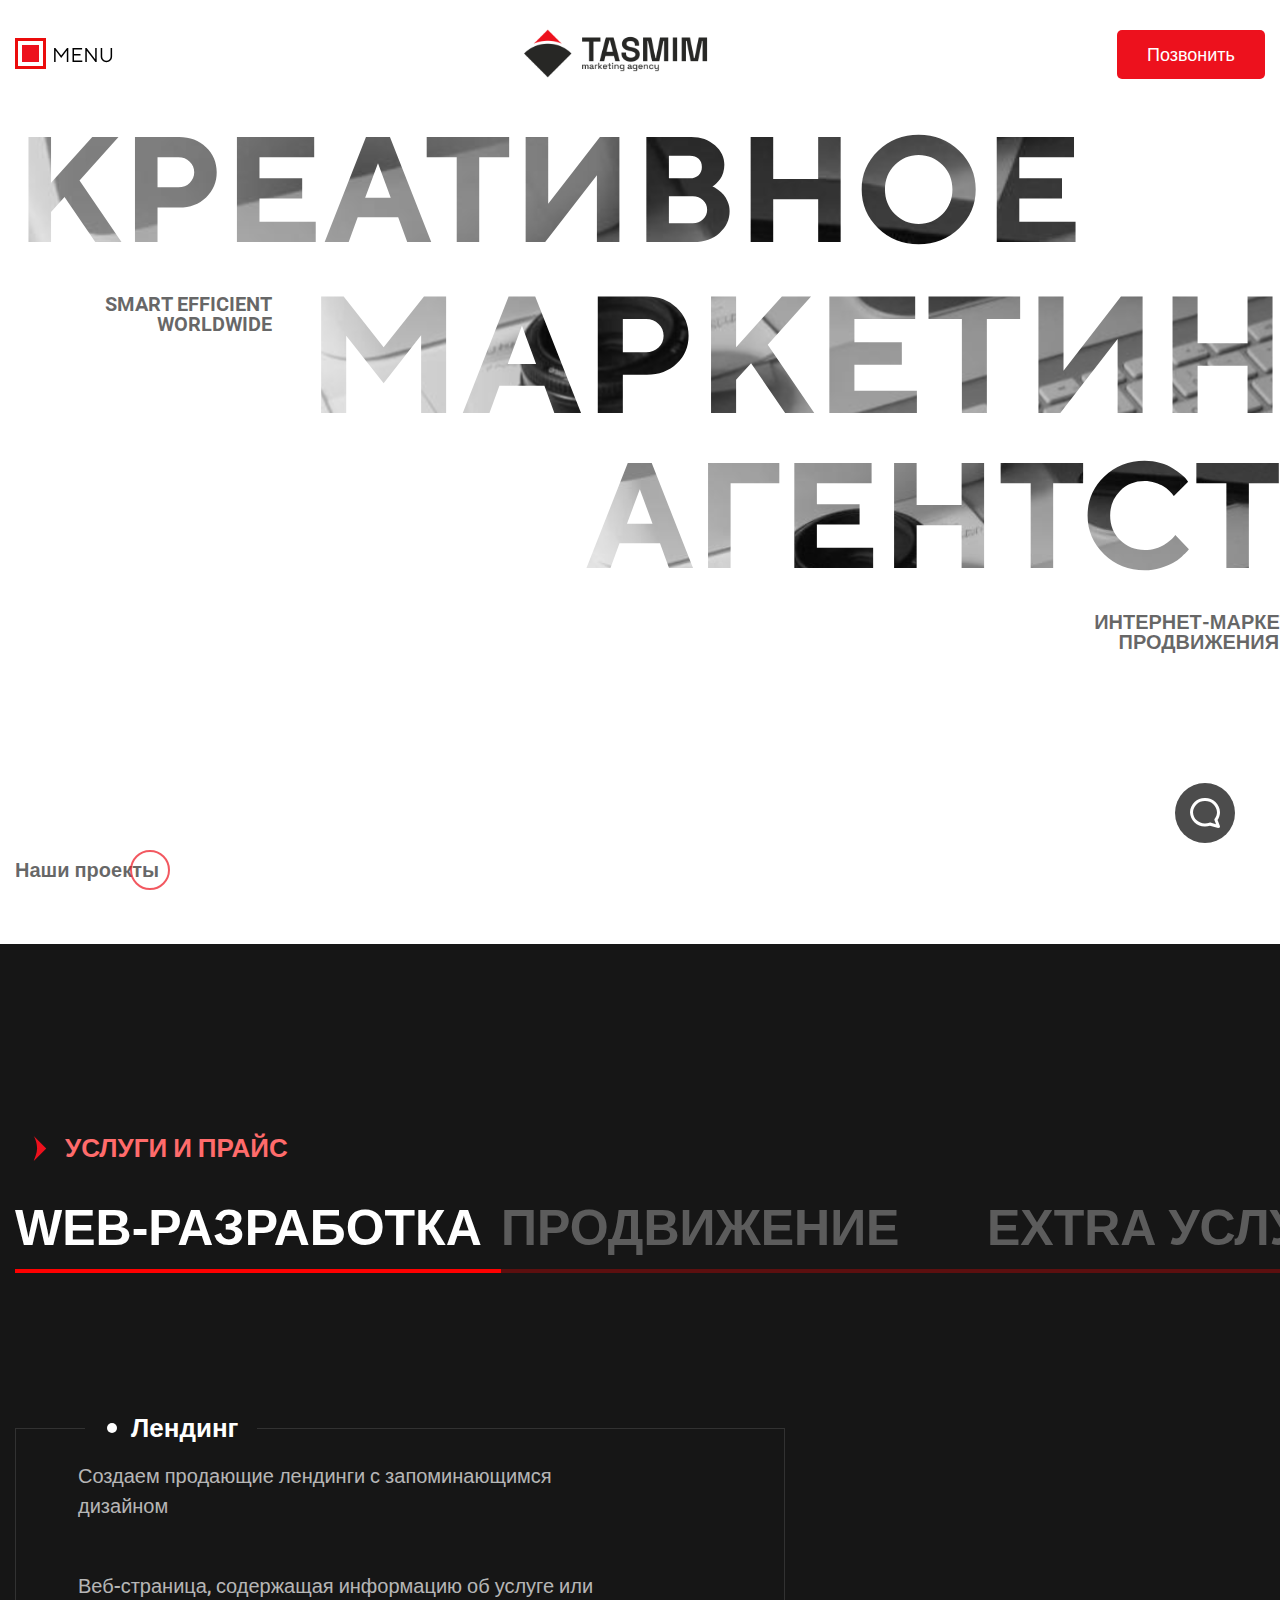
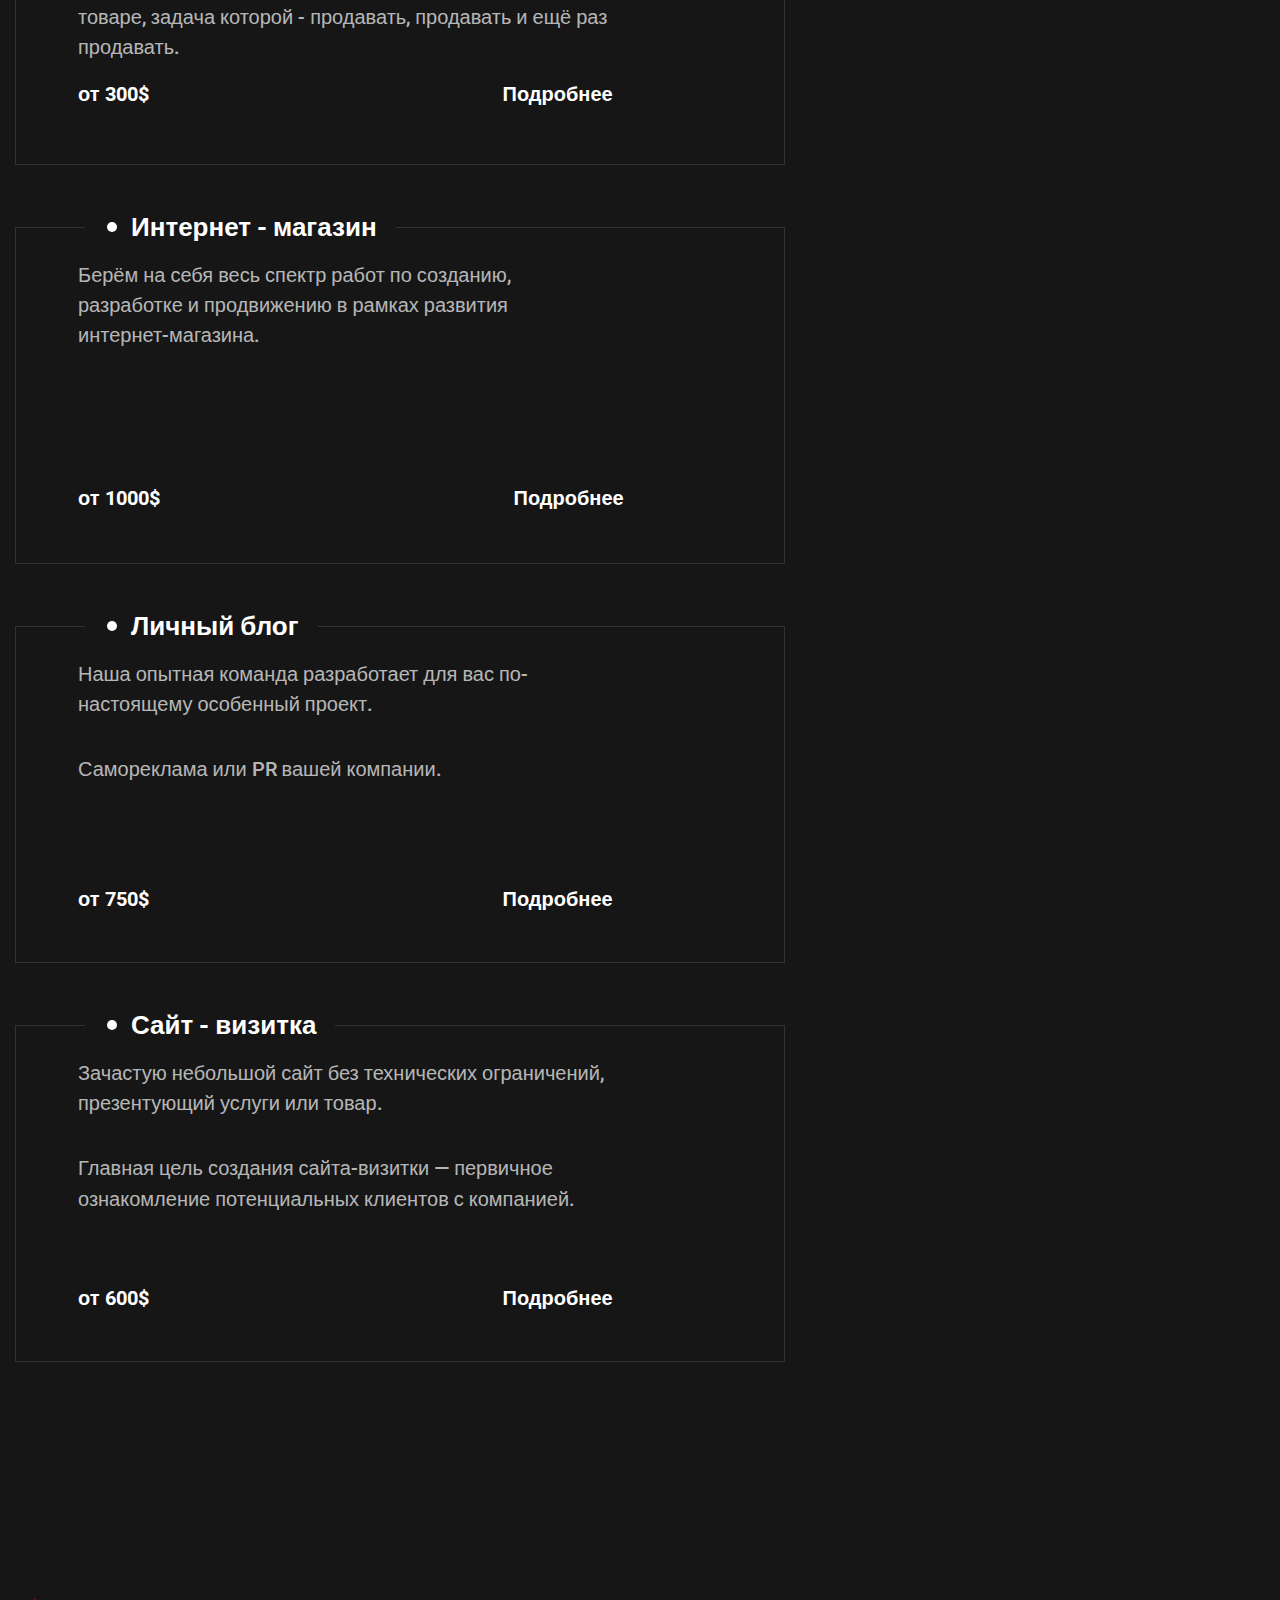
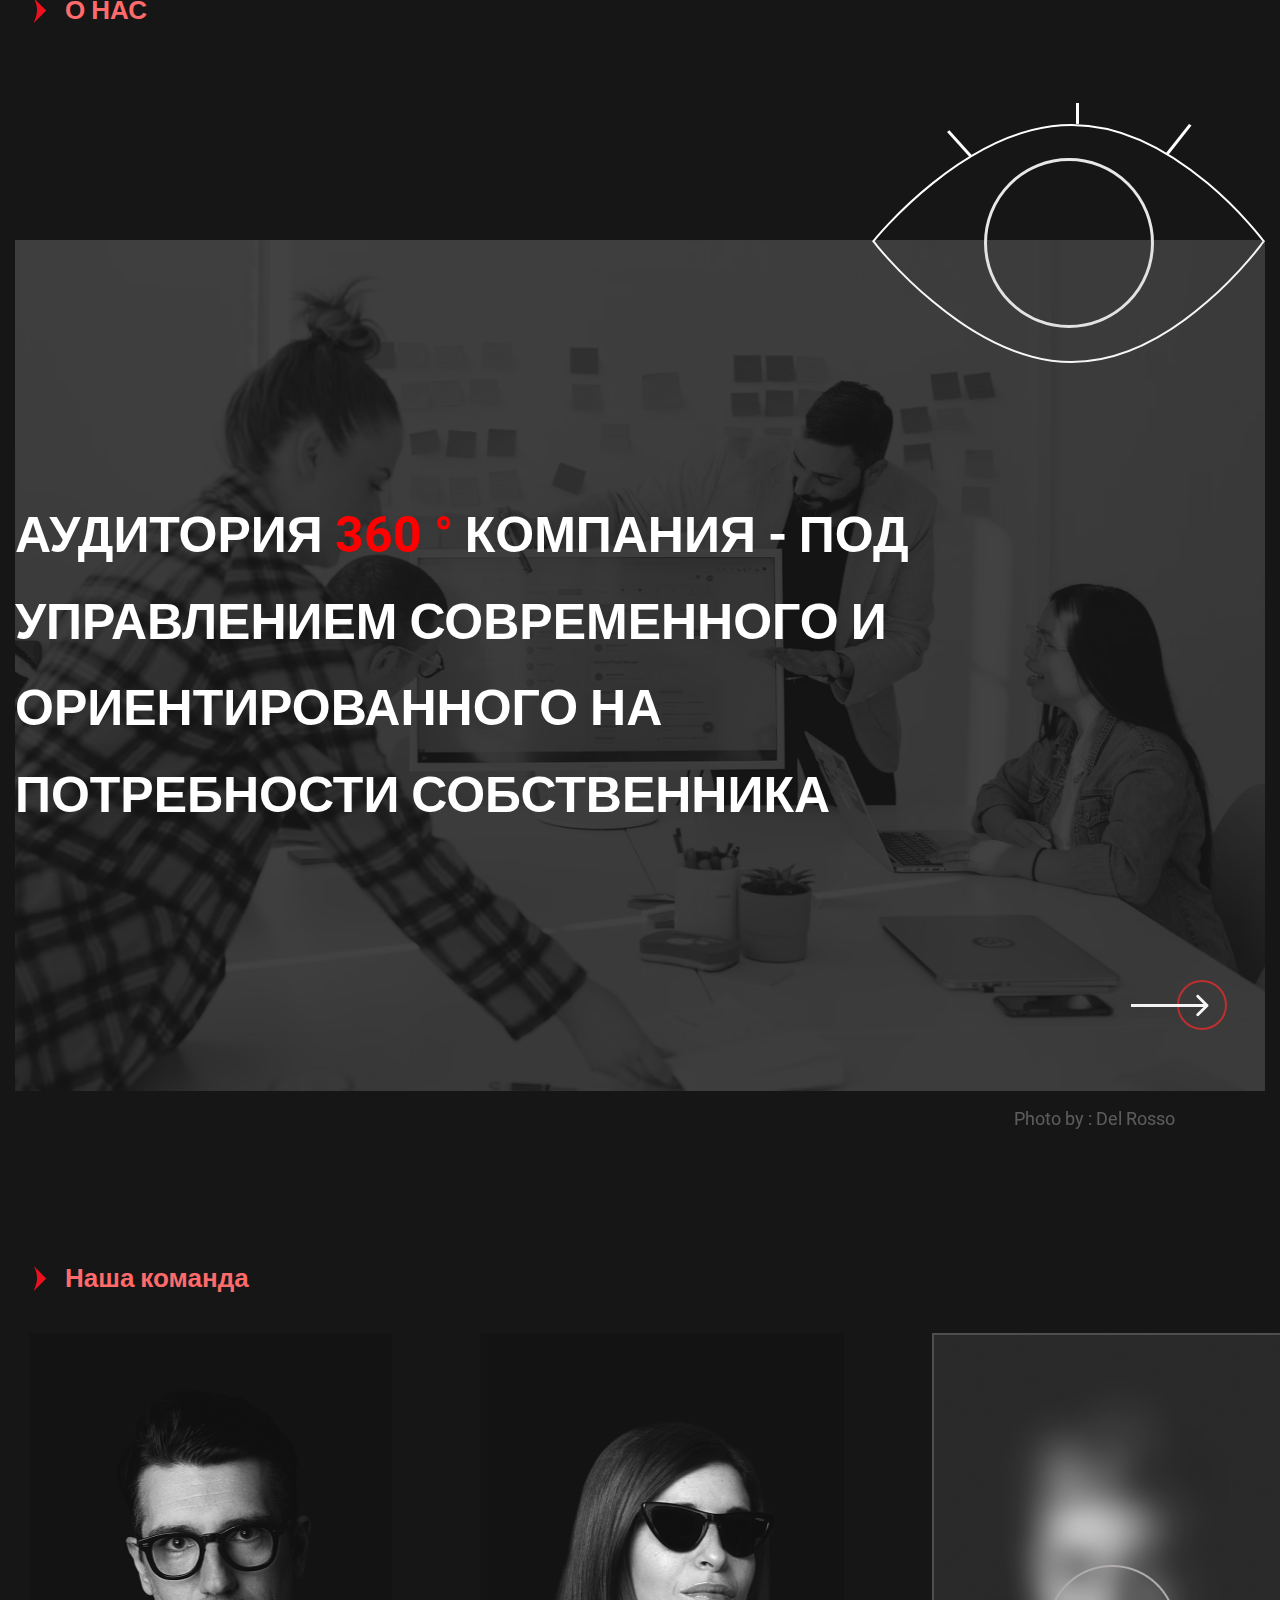
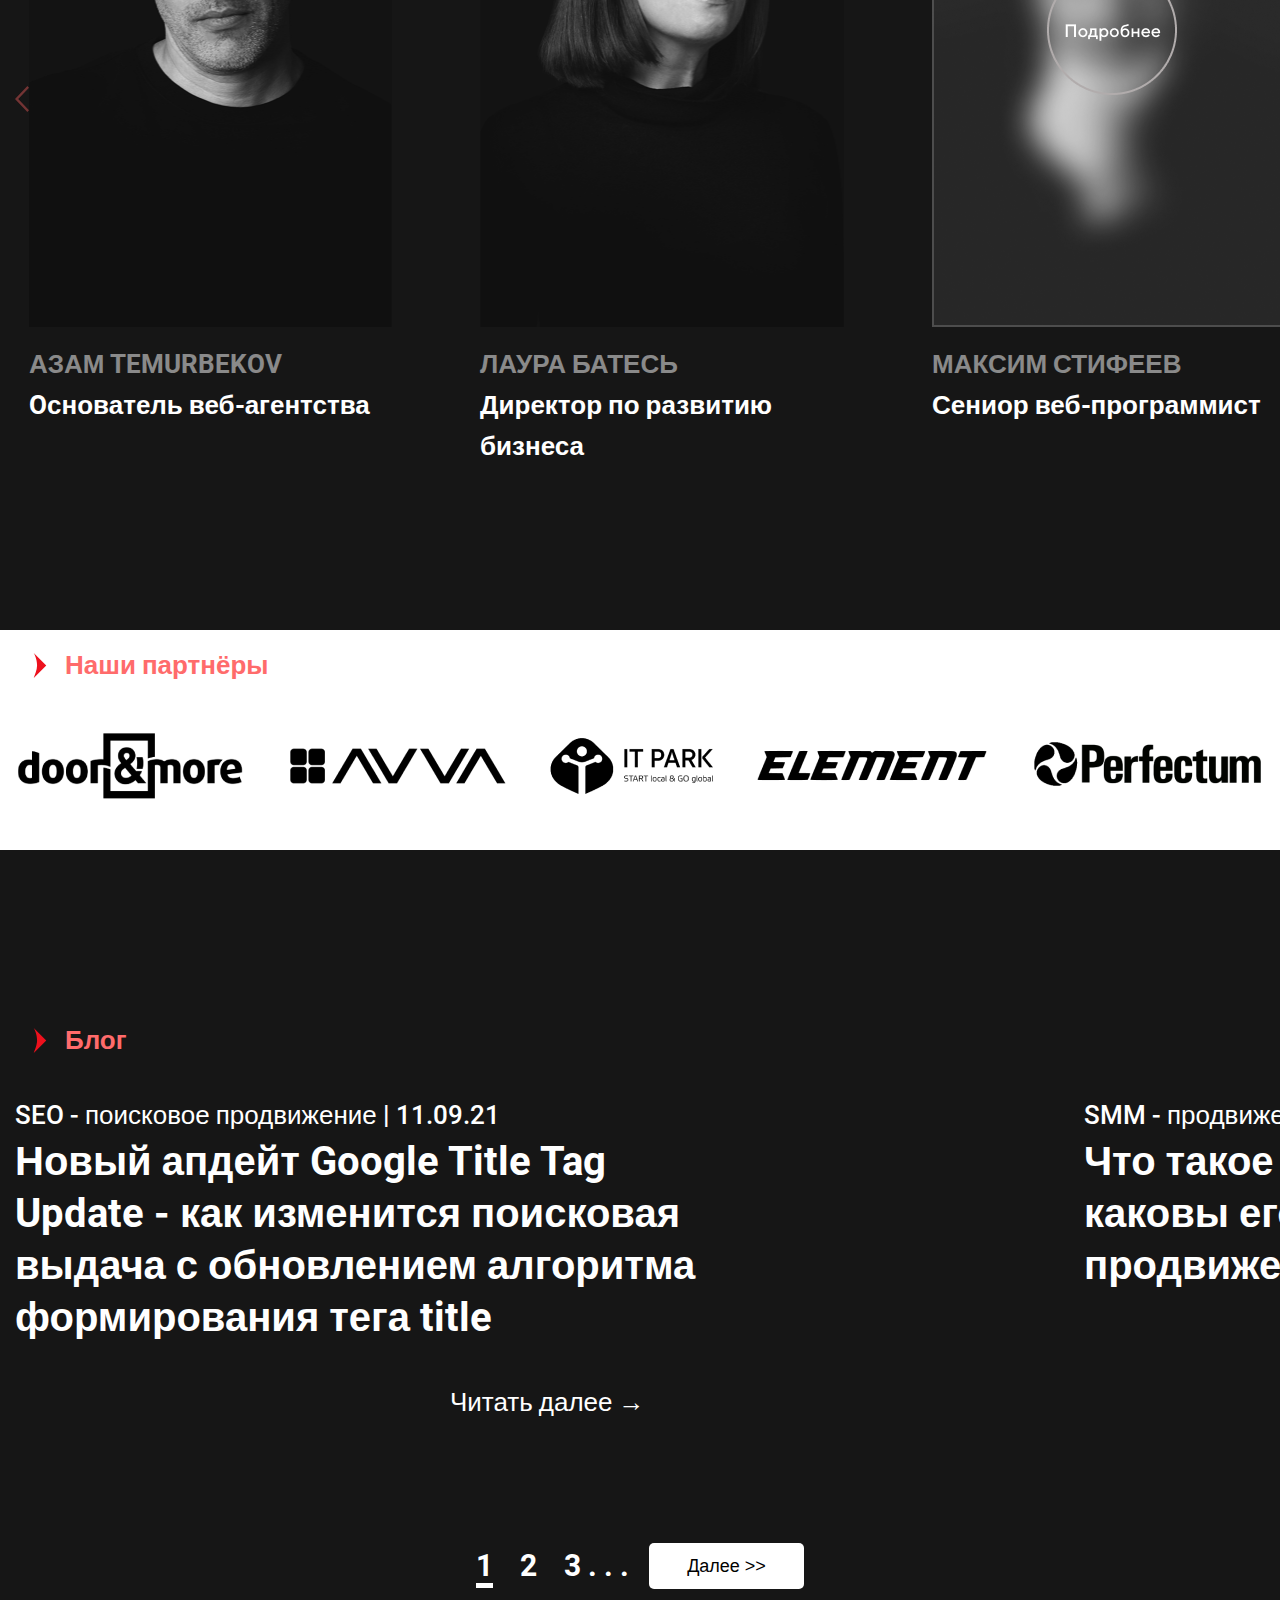
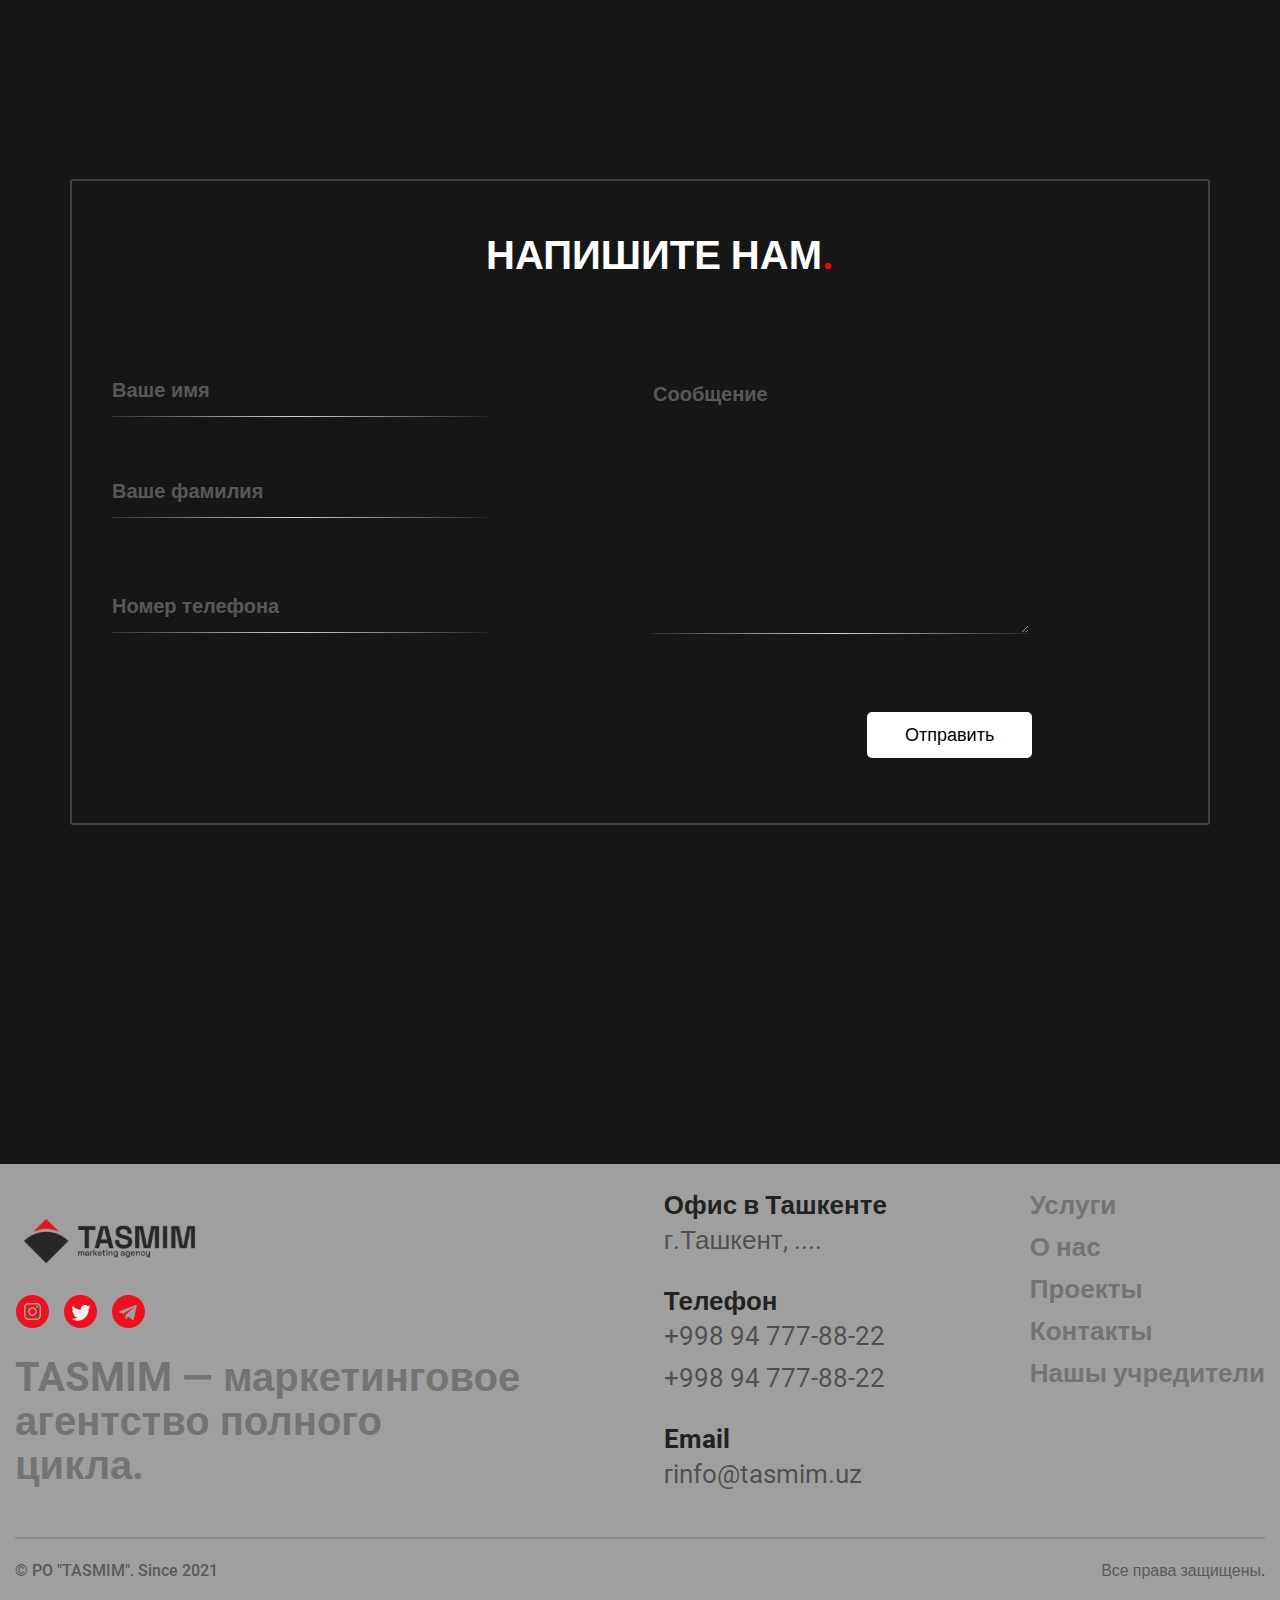
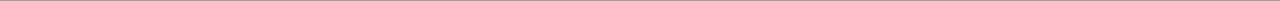
<file: index.html>
<!DOCTYPE html>
<html lang="en">

<head>
    <meta charset="UTF-8">
    <meta http-equiv="X-UA-Compatible" content="IE=edge">
    <meta name="viewport" content="width=device-width, initial-scale=1.0">
    <title>Tasmim</title>
    <link rel="stylesheet" href="./css/fonts.css">
    <link rel="stylesheet" href="./css/main.css">
</head>

<body>
    <header class="header">
        <div class="container">
            <nav class="header__nav">
                <ul class="header__list">
                    <li class="header__list--item">
                        <a class="header__list--link" href="#">
                            <img src="./images/menu.svg" width="99" height="31" alt="menu">
                        </a>
                    </li>
                    <li class="header__list--item">
                        <a class="header__list--link" href="#">
                            <img src="./images/logo.svg" width="189" height="107" alt=".logo">
                        </a>
                    </li>
                    <li class="header__list--item">
                        <a class="header__list--link" href="tel:Позвонить">Позвонить</a>
                    </li>
                </ul>
            </nav>
        </div>
    </header>

    <main>
        <section class="intro">
            <div class="container">
                <div class="intro_wrapper">
                    <div class="intro_mini-box">
                        <div class="img-box">
                            <img class="first" src="./images/kreativniy.svg" width="1069" height="151" alt="kreativniy">
                            <div class="intro__minibox">
                                <p class="intro_minitext text">SMART EFFICIENT WORLDWIDE</p>
                                <img class="second" src="./images/marketing.svg" width="1112" height="171"
                                    alt="marketing">
                            </div>
                            <img class="third" src="./images/agenstvo.svg" width="931" height="151" alt="agenstvo">
                        </div>
                        <p class="intro__text text">ИНТЕРНЕТ-МАРКЕТИНГ И ОНЛАЙН РЕКЛАМА ДЛЯ ПРОДВИЖЕНИЯ ВАШЕГО БИЗНЕСА
                            ПОД
                            КЛЮЧ.</p>
                    </div>
                    <ul class="intro__list">
                        <li class="intro__list--item">
                            <a class="intro__list--link" href="#">
                                <img src="./images/instagram.svg" width="35" height="35" alt="instagram">
                            </a>
                        </li>
                        <li class="intro__list--item">
                            <a class="intro__list--link" href="#">
                                <img src="./images/telegram.svg" width="35" height="35" alt="telegram">
                            </a>
                        </li>
                        <li class="intro__list--item">
                            <a class="intro__list--link" href="#">
                                <img src="./images/twitter.svg" width="35" height="35" alt="twitter">
                            </a>
                        </li>
                    </ul>
                </div>
                <div class="linkbox">
                    <a class="intro_project" href="#">Наши проекты</a>
                    <button class="message_btn">
                        <img src="./images/message.svg" width="60" height="60" alt="">
                    </button>
                </div>
            </div>
        </section>

        <section class="services">
            <div class="container">
                <ul class="services__list">
                    <li class="services_-list--item">
                        <a class="services__link" href="#">УСЛУГИ И ПРАЙС</a>
                        <ul class="services__menu">
                            <li class="services__menu--item">
                                <button class="services_btn">Web-разработка</button>
                                <hr class="services_line">
                            </li>
                            <li class="services__menu--item">
                                <button class="services_btn">Продвижение</button>
                                <hr class="services_line">
                            </li>
                            <li class="services__menu--item">
                                <button class="services_btn">Extra услуги</button>
                                <hr class="services_line">
                            </li>
                        </ul>
                        <div class="services__wrapper">
                            <div class="services_mini-box">
                                <fieldset class="fieldset">
                                    <legend class="legend">Лендинг</legend>
                                    <p class="lending-text services__text">Создаем продающие лендинги с запоминающимся
                                        дизайном</p>
                                    <p class="services__text"> Веб-страница, содержащая информацию об услуге или товаре,
                                        задача которой - продавать, продавать и ещё раз продавать.
                                    </p>
                                    <span class="services__span">от 300$</span>
                                    <a class="services__linkmore" href="#">Подробнее</a>
                                </fieldset>
                            </div>
                            <div class="services_mini-box">
                                <fieldset class="fieldset">
                                    <legend class="legend">Интернет - магазин</legend>
                                    <p class="second-text services__text">Берём на себя весь спектр работ по созданию,
                                        разработке и продвижению в рамках развития интернет-магазина.
                                    </p>
                                    <span class="services__span">от 1000$</span>
                                    <a class="services__linkmore" href="#">Подробнее</a>
                                </fieldset>
                            </div>
                            <div class="services_mini-box">
                                <fieldset class="fieldset">
                                    <legend class="legend">Личный блог</legend>
                                    <p class="third-text services__text">Наша опытная команда разработает для вас
                                        по-настоящему особенный проект.</p>
                                    <p class="fourth-text services__text"> Самореклама или PR вашей компании.
                                    </p>
                                    <span class="services__span">от 750$</span>
                                    <a class="services__linkmore" href="#">Подробнее</a>
                                </fieldset>
                            </div>
                            <div class="services_mini-box">
                                <fieldset class="fieldset">
                                    <legend class="legend">Сайт - визитка</legend>
                                    <p class="fifth-text services__text">Зачастую небольшой сайт без технических
                                        ограничений, презентующий услуги или товар.</p>
                                    <p class="sixth-text services__text">Главная цель создания сайта-визитки — первичное
                                        ознакомление потенциальных клиентов с компанией.</p>
                                    <span class="services__span">от 600$</span>
                                    <a class="services__linkmore" href="#">Подробнее</a>
                                </fieldset>
                            </div>
                        </div>
                    </li>
                    <li class="second-item">
                        <a class="services__link" href="#">О НАС</a>
                        <div class="services_big-box">
                            <p class="services_company">Аудитория <span class="red">360 °</span> компания - под
                                управлением современного и ориентированного на потребности собственника</p>
                        </div>
                        <p class="services_author">Photo by : Del Rosso</p>
                    </li>
                    <li class="second-item">
                        <a class="services__link" href="#">Наша команда</a>
                        <div class="about-collegue">
                            <button class="left_vector">
                                <img src="./images/short-vector.svg"
                                width="14" height="26" alt="">
                            </button>
                            <div class="first-member member-box">
                                <img class="img" src="./images/azamat.png" width="363" height="594" alt="azam">
                                <h3 class="name">Азам Temurbekov</h3>
                                <p class="job">Oснователь веб-агентства</p>
                            </div>
                            <div class="second-member member-box">
                                <img class="img" src="./images/laura.png" width="364" height="594" alt="azam">
                                <h3 class="name">Лаура Батесь </h3>
                                <p class="job">Директор по развитию бизнеса</p>
                            </div>
                            <div class="third-member member-box">
                                <img class="img" src="./images/maksim.png" width="362" height="594" alt="azam">
                                <h3 class="name">Максим Стифеев</h3>
                                <p class="job">Сениор веб-программист</p>
                            </div>
                            <div class="fourth-member member-box">
                                <img class="img" src="./images/said.png" width="364" height="594" alt="azam">
                                <h3 class="name">Саидравшан Шакиров</h3>
                                <p class="job">Мобильный разработчик</p>
                            </div>
                            <button class="right_vector">
                                <img src="./images/short-vector.svg" alt="">
                            </button>
                        </div>
            </li>

            </ul>
            </div>
        </section>

        <section class="partners">
            <div class="container">
                <a class="services__link" href="#">Наши партнёры</a>
                <ul class="partners__list">
                    <li>
                        <a href="#">
                            <img src="./images/doormore.png" width="230"
                            height="88" alt="">
                        </a>
                    </li>
                    <li>
                        <a href="#">
                            <img src="./images/AVVA.png" width="220"
                            height="86" alt="">
                        </a>
                    </li>
                    <li>
                        <a href="#">
                            <img src="./images/ITpark.png" width="164"
                            height="64" alt="">
                        </a>
                    </li>
                    <li>
                        <a href="#">
                            <img src="./images/element.png" width="230"
                            height="89" alt="">
                        </a>
                    </li>
                    <li>
                        <a href="#">
                            <img src="./images/perfectum.png" width="236"
                            height="91" alt="">
                        </a>
                    </li>
                </ul>
            </div>
        </section>

        <section class="blog">
            <div class="container">
                <a class="services__link" href="#">Блог</a>
                <div class="blog_wrapper">
                    <div class="first-blog blog__info-box">
                        <span class="blog_time">SEO - поисковое продвижение | 11.09.21</span>
                        <p class="blog_info">Новый апдейт Google Title Tag Update - как изменится поисковая выдача с обновлением алгоритма формирования тега title</p>
                        <a class="blog_more" href="#">Читать далее →</a>
                    </div>
                    <div class="blog__info-box">
                        <span class="blog_time">SMM - продвижение в соцсетях | 31.08.21</span>
                        <p class="blog_info">Что такое таргетинг в Фейсбуке и каковы его возможности для продвижения бизнеса в соцсетях</p>
                        <a class="blog_more" href="#">Читать далее →</a>
                    </div>
                </div>
                <div class="blog-btnbox">
                    <span class="blog_numbers">
                        <span class="one">1</span>
                        <span class="two">2</span>
                        <span class="three">3</span>
                        <span>. . .</span>
                    </span>
                    <button class="blog_next">Далее >></button>
                </div>
                <form class="form">
                    <h2 class="form_write">НАПИШИТЕ НАМ<span class="red">.</span></h2>
                  <div class="form-wrapper">
                      <div class="form-leftbox">
                        <div class="form-box form-first">
                            <input class="form-input" type="text" placeholder="Ваше имя">
                            <img src="./images/line.svg" width="376" alt="">
                           </div>
                           <div class="form-box form-sec">
                            <input class="form-input" type="text" placeholder="Ваше фамилия">
                            <img src="./images/line.svg" width="376" alt="">
                           </div>
                           <div class="form-box">
                            <input class="form-input" pattern="^(?:\d{10,12}|\+\d{10,12}|\w+@\w+\.\w{2,4})$" type="tel" placeholder="Номер телефона">
                            <img src="./images/line.svg" width="376" alt="">
                           </div>
                      </div>
                     <div class="form-box">
                        <label for="x">Сообщение</label>
                        <textarea id="x" cols="30" rows="10"></textarea>
                        <img src="./images/line.svg" width="376" alt="">
                     </div>
                  </div>
                  <button class="blog_next send">Отправить </button>
                </form>
            </div>
        </section>
    </main>

    <footer class="footer">
        <div class="container">
            <div class="footer__wrapper">
                <div class="footer_first-box">
                    <a href="#">
                        <img src="./images/logo.svg" width="189" height="100" alt="logo">
                    </a>
                    <ul class="footer__list">
                        <li class="footer__list--item">
                            <a href="#">
                                <img src="./images/instagram.svg" width="35" height="33" alt="">
                            </a>
                        </li>
                        <li class="footer__list--item">
                            <a href="#">
                                <img src="./images/twitter.svg" width="35" height="33" alt="">
                            </a>
                        </li>
                        <li class="footer__list--item">
                            <a href="#">
                                <img src="./images/telegram.svg" width="35" height="33" alt="">
                            </a>
                        </li>
                    </ul>
                    <h2 class="footer__text">TASMIM — маркетинговое агентство полного цикла.</h2>
                </div>
                <ul class="footer__menu">
                    <li class="footer__menu--item">
                        <h4 class="footer__menu--title">Офис в Ташкенте</h4>
                        <p class="footer__menu--text">г.Ташкент, ....</p>
                    </li>
                    <li class="footer__menu--item">
                        <h4 class="footer__menu--title">Телефон</h4>
                        <a class="footer__menu--text first-tel" href="tel:+99894777-88-22">+998 94 777-88-22</a>
                        <a class="footer__menu--text" href="tel:+99894777-88-22">+998 94 777-88-22</a>
                        <!-- <p class="footer__menu--text">г.Ташкент, ....</p> -->
                    </li>
                    <li class="footer__menu--item">
                        <h4 class="footer__menu--title">Email</h4>
                        <a href="mailto:info@tasmim.uz" class="footer__menu--text">гinfo@tasmim.uz</a>
                    </li>
                </ul>
                <ul class="footer__lastmenu">
                    <li class="footer__last--item">
                        <a class="footer__last--link" href="#">Услуги</a>
                    </li>
                    <li class="footer__last--item">
                        <a class="footer__last--link" href="#">О нас</a>
                    </li>
                    <li class="footer__last--item">
                        <a class="footer__last--link" href="#">Проекты</a>
                    </li>
                    <li class="footer__last--item">
                        <a class="footer__last--link" href="#">Контакты</a>
                    </li>
                    <li class="footer__last--item">
                        <a class="footer__last--link" href="#">Нашы учредители</a>
                    </li>
                </ul>
            </div>
            <hr class="footer_line">
           <div class="text_box">
            <p class="footer_text">© PO "TASMIM". Since 2021</p>
            <p class="footer_text">Все права защищены.</p>
           </div>
        </div>
    </footer>

</body>

</html>
</file>
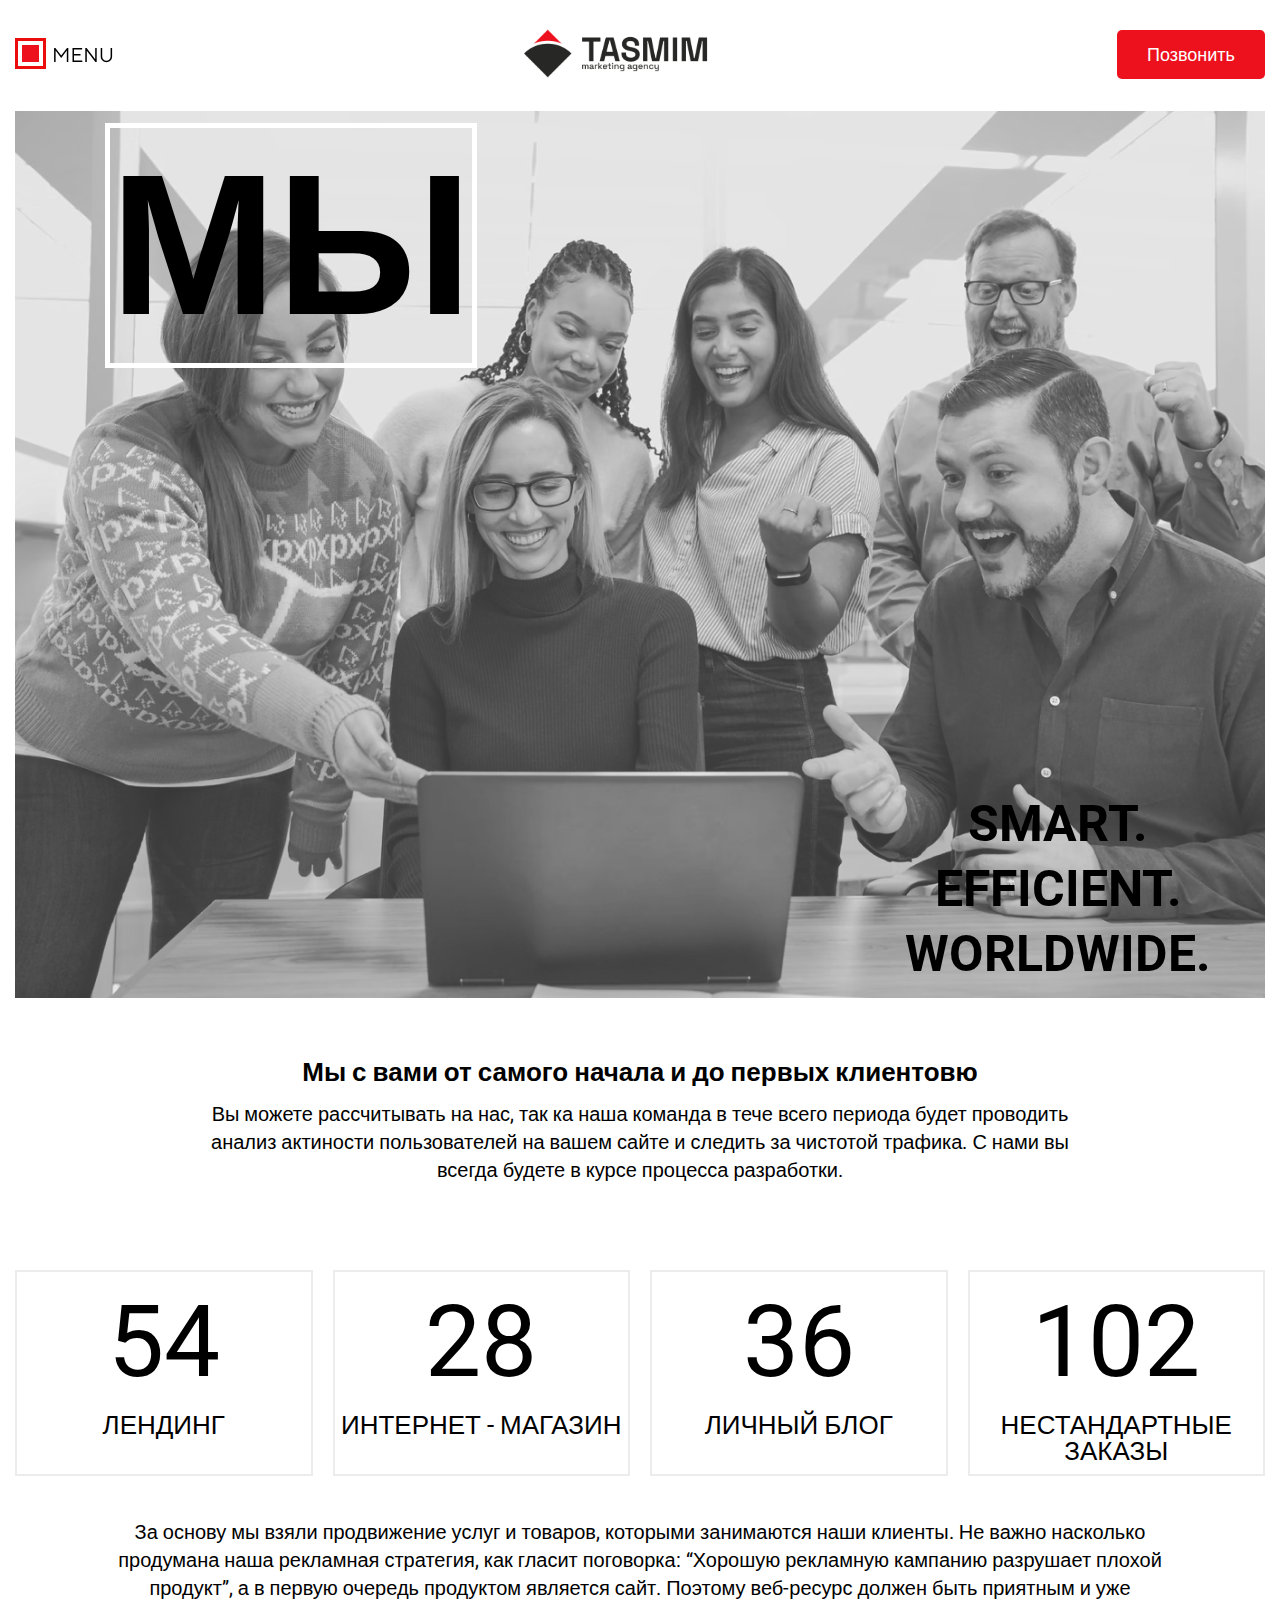
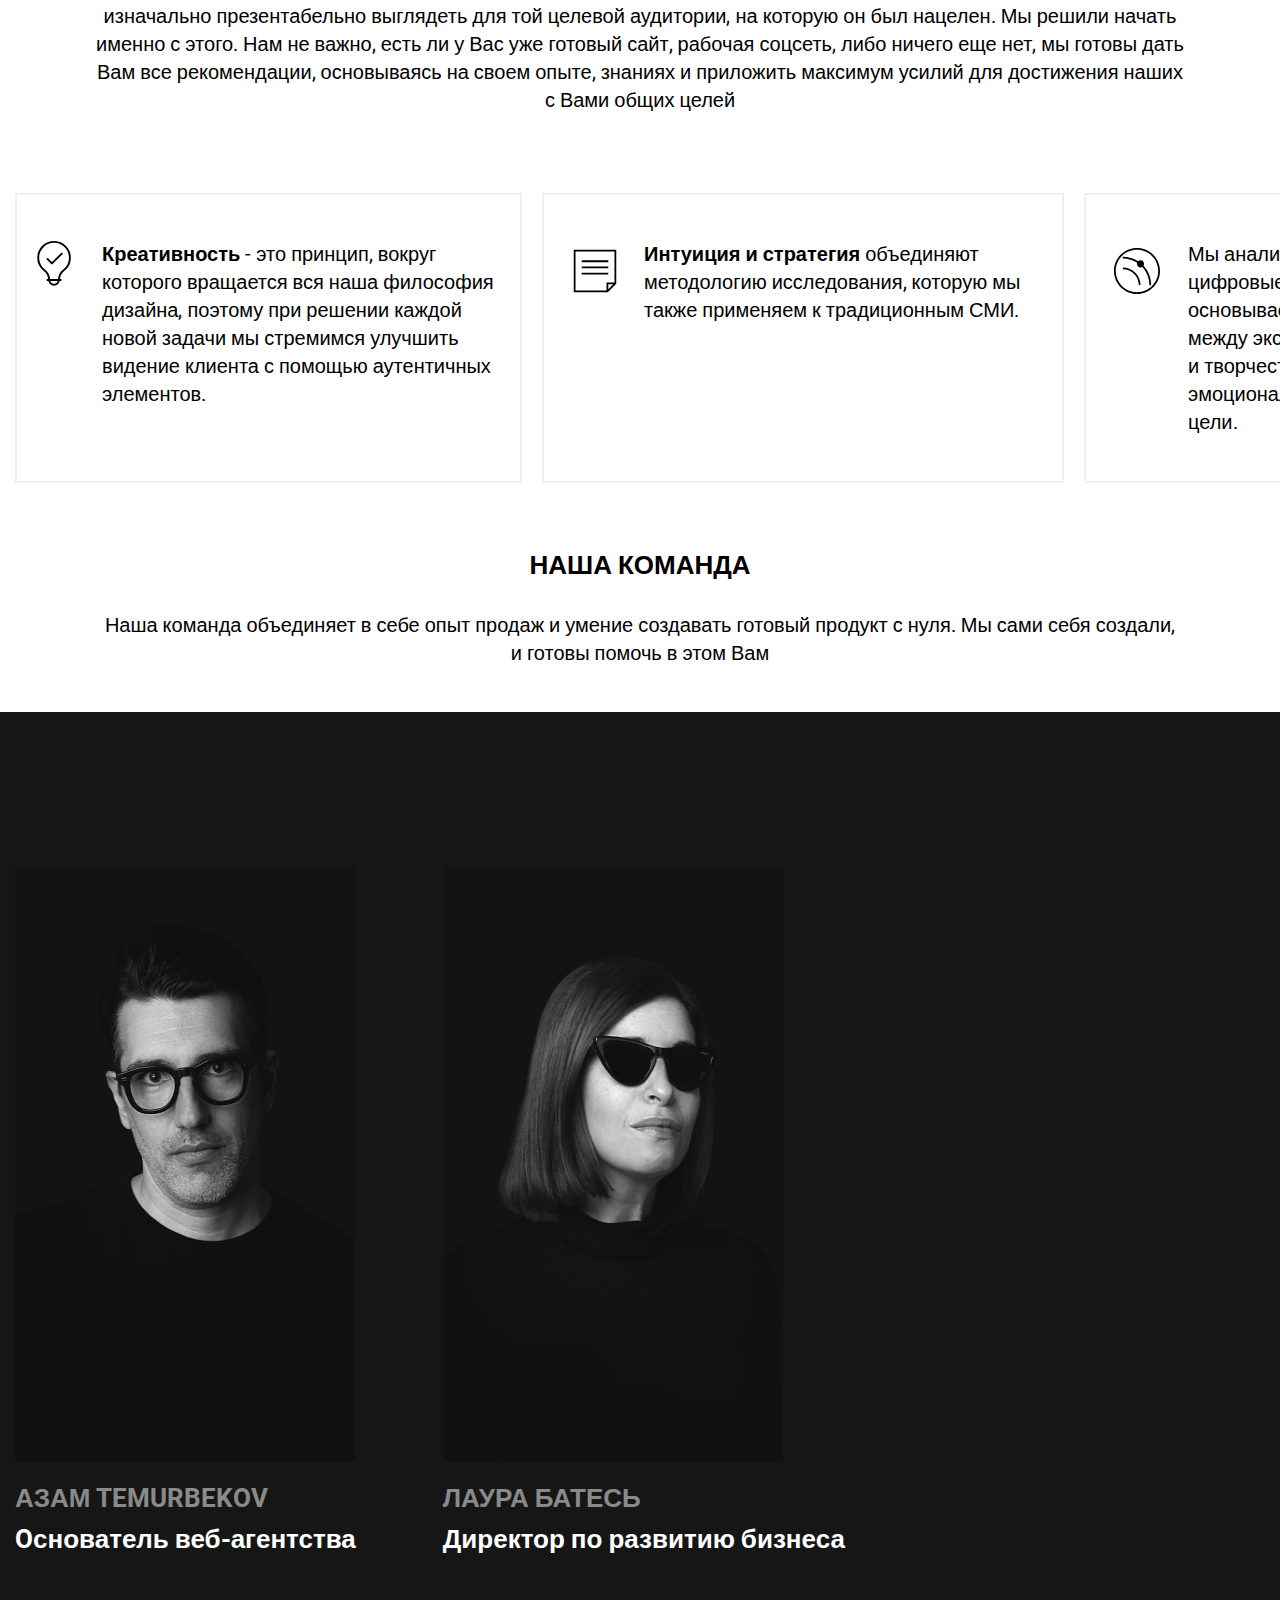
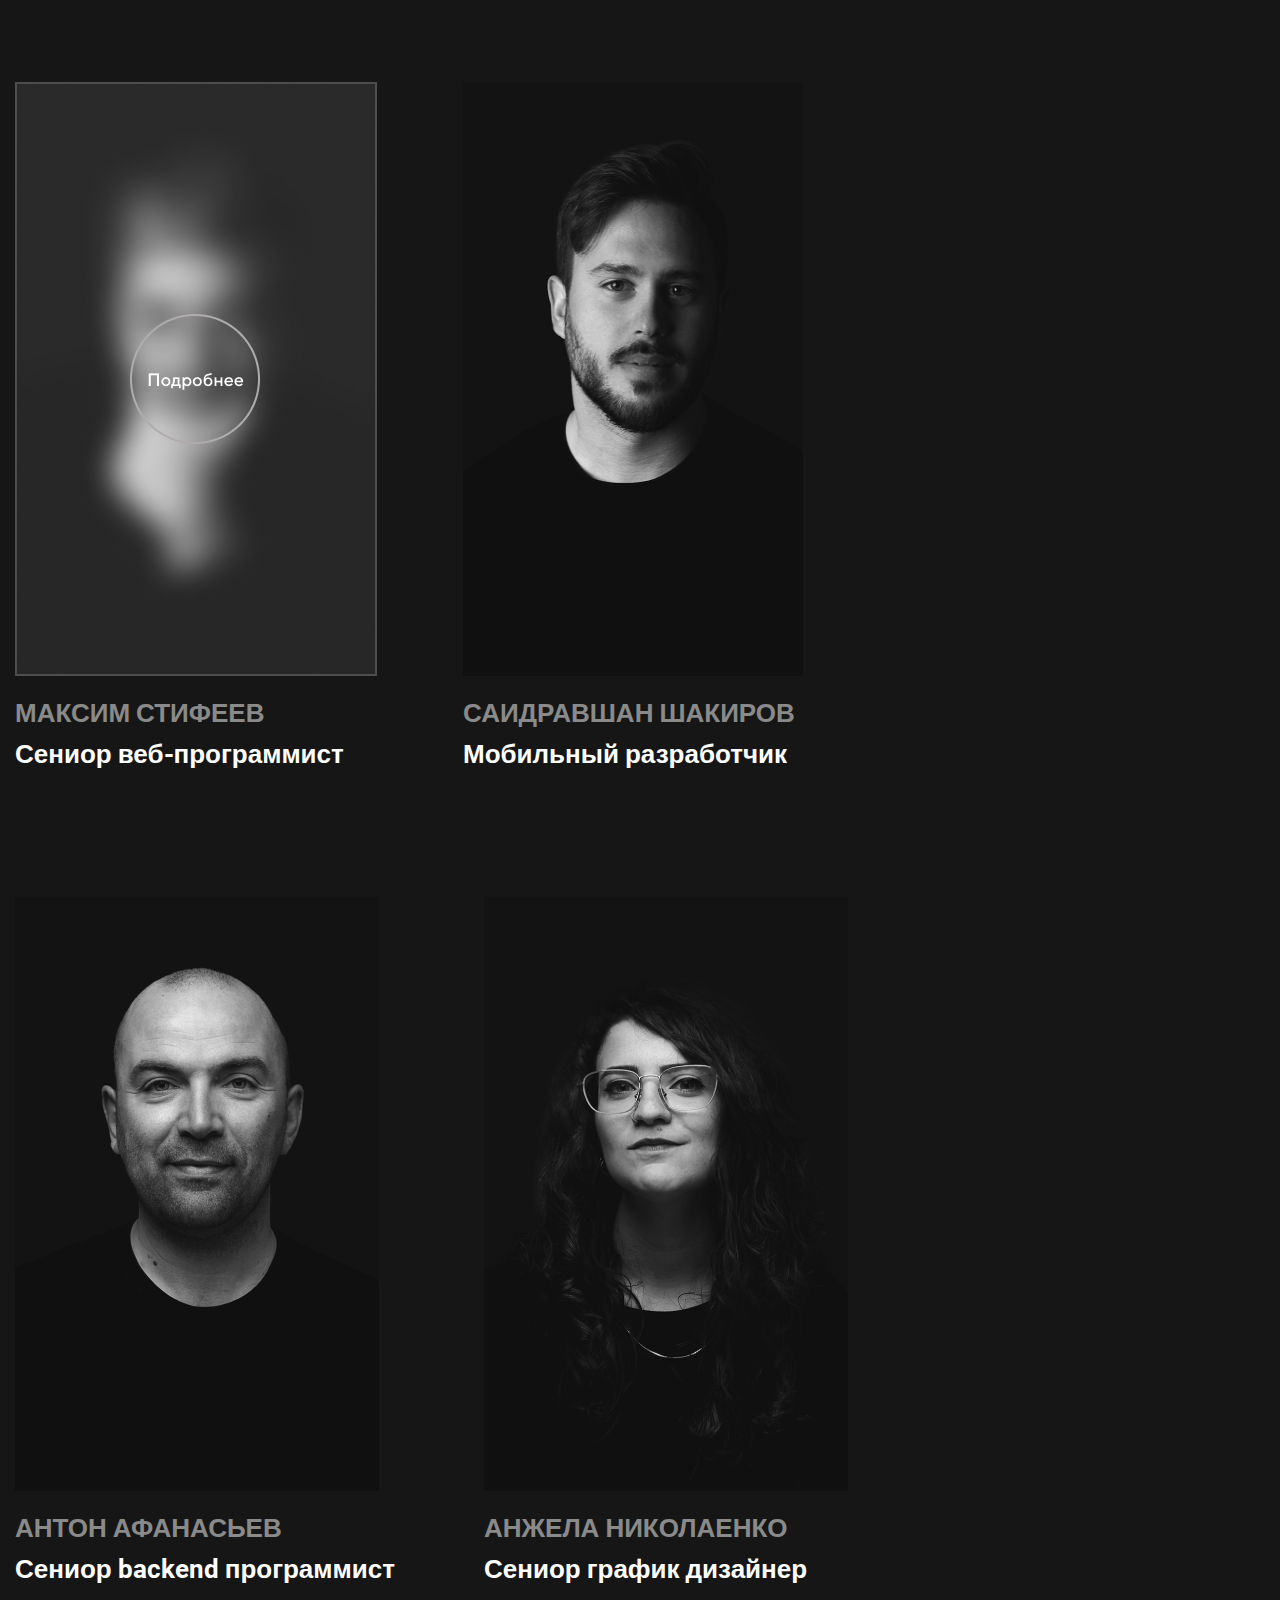
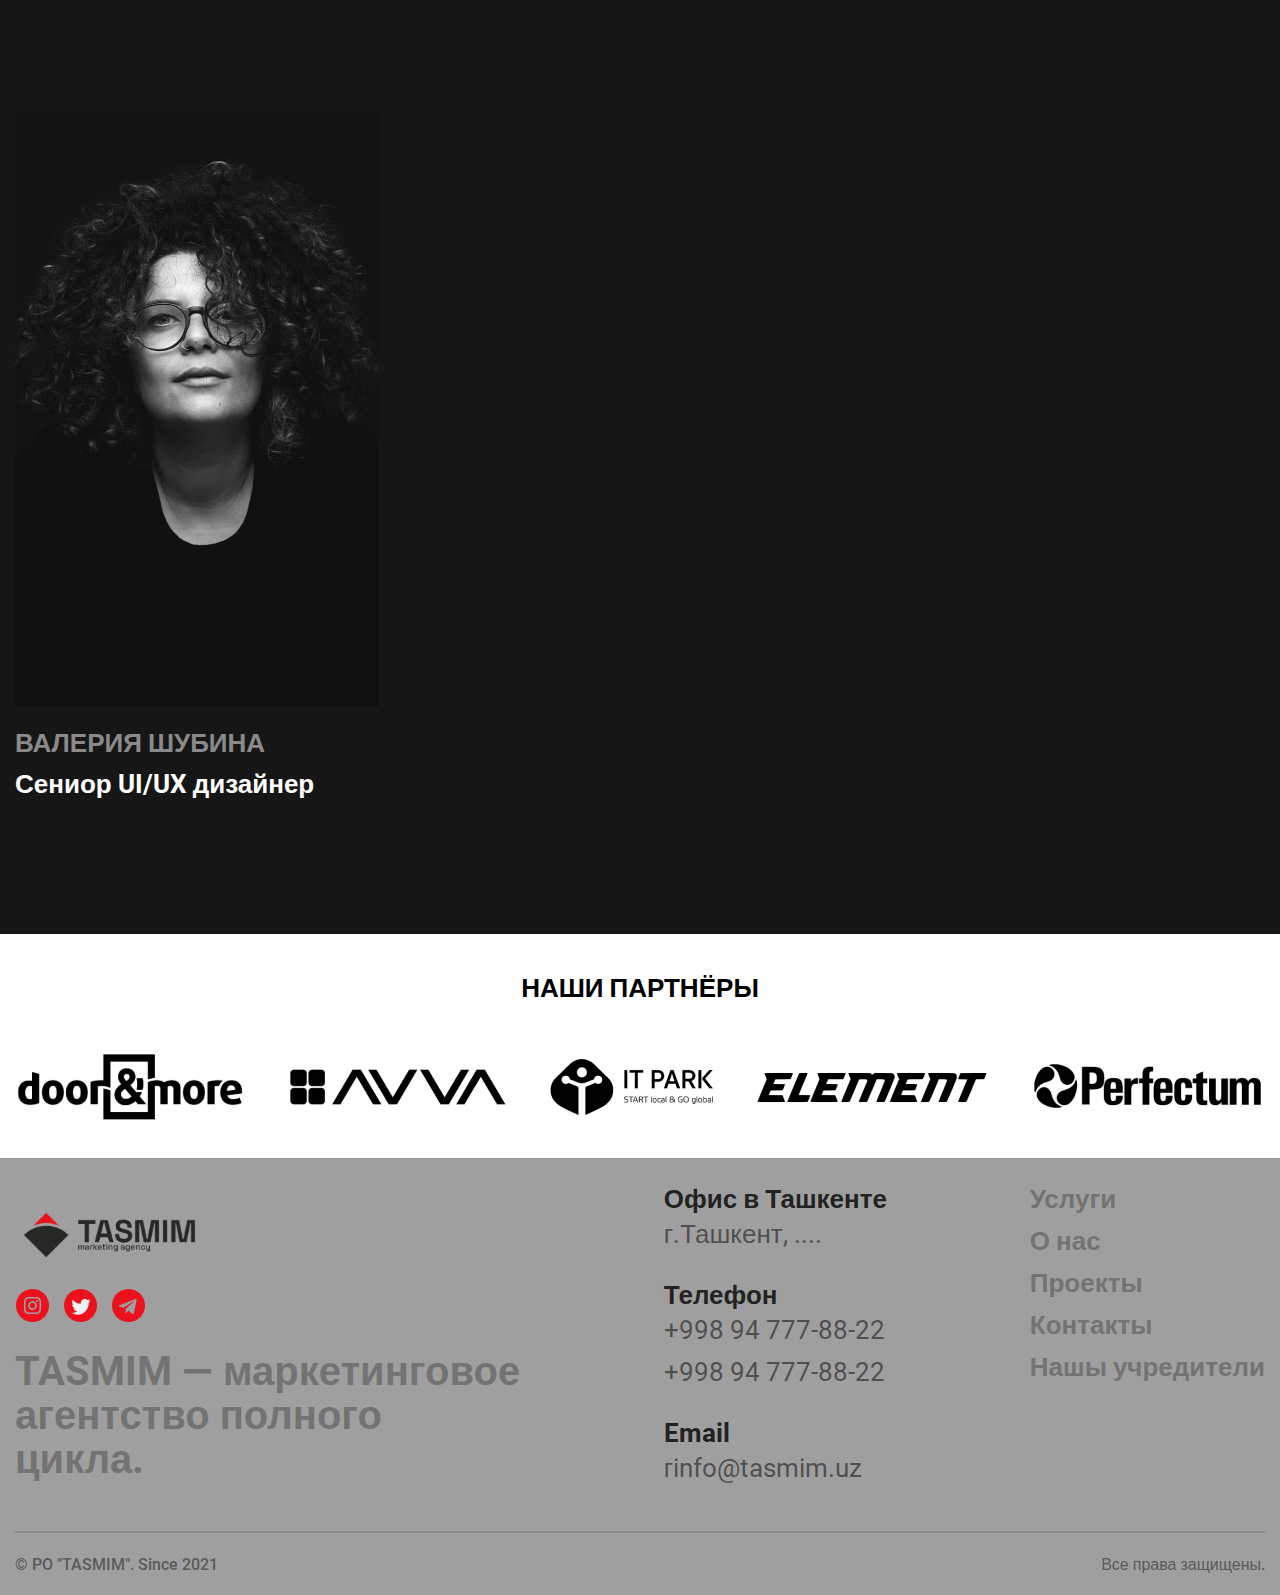
<file: main.html>
<!DOCTYPE html>
<html lang="en">
<head>
    <meta charset="UTF-8">
    <meta http-equiv="X-UA-Compatible" content="IE=edge">
    <meta name="viewport" content="width=device-width, initial-scale=1.0">
    <title>Tasmim</title>
    <link rel="stylesheet" href="./css/fonts.css">
    <link rel="stylesheet" href="./css/main.css">
</head>
<body>
    <header class="header">
        <div class="container">
            <nav class="header__nav">
                <ul class="header__list">
                    <li class="header__list--item">
                        <a class="header__list--link" href="#">
                            <img src="./images/menu.svg" width="99" height="31" alt="menu">
                        </a>
                    </li>
                    <li class="header__list--item">
                        <a class="header__list--link" href="#">
                            <img src="./images/logo.svg" width="189" height="107" alt=".logo">
                        </a>
                    </li>
                    <li class="header__list--item">
                        <a class="header__list--link" href="tel:Позвонить">Позвонить</a>
                    </li>
                </ul>
            </nav>
        </div>
    </header>
    <main>
        <section class="main-section">
            <div class="container">
               <div class="main-section_box">
                <span class="main-section_span">Мы</span>
                <p class="smart">SMART.  EFFICIENT. WORLDWIDE.</p>
               </div>
               <h4 class="main-section_title">Мы с вами от самого начала и до первых клиентовю</h4>
               <p class="main-section_text">Вы  можете рассчитывать на нас, так ка наша команда в тече всего периода будет проводить анализ актиности пользователей на вашем сайте и следить за чистотой трафика. С нами вы всегда будете в курсе процесса разработки.</p>
            </div>
        </section>
        <section class="section-second">
            <div class="container">
                <ul class="section-second_list">
                    <li class="section-second_item">
                        <span class="section-second_number">54</span>
                        <p class="section-second_text">Лендинг</p>
                    </li>
                    <li class="section-second_item">
                        <span class="section-second_number">28</span>
                        <p class="section-second_text">Интернет - магазин</p>
                    </li>
                    <li class="section-second_item">
                        <span class="section-second_number">36</span>
                        <p class="section-second_text">Личный блог </p>
                    </li>
                    <li class="section-second_item">
                        <span class="section-second_number">102</span>
                        <p class="section-second_text">Нестандартные заказы</p>
                    </li>
                </ul>
                <p class="section-second_info">За основу мы взяли продвижение услуг и товаров, которыми занимаются наши клиенты. Не важно насколько продумана наша рекламная стратегия, как гласит поговорка: “Хорошую рекламную кампанию разрушает плохой продукт”, а в первую очередь продуктом является сайт. Поэтому веб-ресурс должен быть приятным и уже изначально презентабельно выглядеть для той целевой аудитории, на которую он был нацелен. Мы решили начать именно с этого. Нам не важно, есть ли у Вас уже готовый сайт, рабочая соцсеть, либо ничего еще нет, мы готовы дать Вам все рекомендации, основываясь на своем опыте, знаниях и приложить максимум усилий для достижения наших с Вами общих целей</p>
                <ul class="section-second_menu">
                    <li class="section-second_menu--item">
                      <div class="lamp">
                        <p class="section-second_menu--text"><span class="bold">Креативность</span> - это принцип, вокруг которого вращается вся наша философия дизайна, поэтому при решении каждой новой задачи мы стремимся улучшить видение клиента с помощью аутентичных элементов.</p>
                      </div>
                    </li>
                    <li class="section-second_menu--item">
                        <div class="note">
                          <p class="section-second_menu--text"><span class="bold">Интуиция и стратегия</span> объединяют методологию исследования, которую мы также применяем к традиционным СМИ.</p>
                        </div>
                      </li>
                      <li class="section-second_menu--item">
                        <div class="ball">
                          <p class="section-second_menu--text analise">Мы анализируем, координируем и развиваем цифровые проекты и опыт. Каждое решение основывается на <span class="bold">динамическом подходе</span> между экспериментированием, технологиями и творчеством, при котором правильный эмоциональный драйв позволяет достичь цели.</p>
                        </div>
                      </li>
                </ul>
            </div>
        </section>
        <section class="section-third">
            <div class="container">
                <h4 class="section-third_title">Наша команда</h4>
                <p class="section-third_text">Наша команда объединяет в себе опыт продаж и умение создавать готовый продукт с нуля. Мы сами себя создали, и готовы помочь в этом Вам</p>
            </div>
            <div class="section-third_wrapper">
                <div class="container">
                    <ul class="section-third_list">
                        <li class="section-third_item item-first">
                            <img src="./images/azamat.png" width="340" height="594" alt="">
                            <h3 class="name">Азам Temurbekov</h3>
                            <p class="job">Oснователь веб-агентства</p>
                        </li>
                        <li class="section-third_item item-second">
                            <img src="./images/laura.png" width="340" height="594" alt="">
                            <h3 class="name">Лаура Батесь </h3>
                            <p class="job">Директор по развитию бизнеса</p>
                        </li>
                        <li class="section-third_item item-third">
                            <img class="img" src="./images/maksim.png" width="362" height="594" alt="azam">
                            <h3 class="name">Максим Стифеев</h3>
                            <p class="job">Сениор веб-программист</p>
                        </li>
                        <li class="section-third_item">
                            <img class="img" src="./images/said.png" width="340" height="594" alt="azam">
                            <h3 class="name">Саидравшан Шакиров</h3>
                            <p class="job">Мобильный разработчик</p>
                        </li>
                        <li class="section-third_item item-fourth">
                            <img src="./images/anton.png" width="364" height="594" alt="">
                            <h3 class="name">Антон Афанасьев</h3>
                            <p class="job">Сениор backend программист</p>
                        </li>
                        <li class="section-third_item item-fourth">
                            <img src="./images/anjela.png" width="364" height="594" alt="">
                            <h3 class="name">Анжела Николаенко</h3>
                            <p class="job">Сениор график дизайнер</p>
                        </li>
                        <li class="section-third_item">
                            <img src="./images/valeria.png" width="364" height="594" alt="">
                            <h3 class="name">Валерия Шубина</h3>
                            <p class="job">Сениор UI/UX дизайнер</p>
                        </li>
                    </ul>
                </div>
            </div>
        </section>
        <section class="partnerssec">
            <div class="container">
               <h3 class="partners_title">Наши партнёры</h3>
                <ul class="partners__list">
                    <li>
                        <a href="#">
                            <img src="./images/doormore.png" width="230"
                            height="88" alt="">
                        </a>
                    </li>
                    <li>
                        <a href="#">
                            <img src="./images/AVVA.png" width="220"
                            height="86" alt="">
                        </a>
                    </li>
                    <li>
                        <a href="#">
                            <img src="./images/ITpark.png" width="164"
                            height="64" alt="">
                        </a>
                    </li>
                    <li>
                        <a href="#">
                            <img src="./images/element.png" width="230"
                            height="89" alt="">
                        </a>
                    </li>
                    <li>
                        <a href="#">
                            <img src="./images/perfectum.png" width="236"
                            height="91" alt="">
                        </a>
                    </li>
                </ul>
            </div>
        </section>
    </main>
    <footer class="footer">
        <div class="container">
            <div class="footer__wrapper">
                <div class="footer_first-box">
                    <a href="#">
                        <img src="./images/logo.svg" width="189" height="100" alt="logo">
                    </a>
                    <ul class="footer__list">
                        <li class="footer__list--item">
                            <a href="#">
                                <img src="./images/instagram.svg" width="35" height="33" alt="">
                            </a>
                        </li>
                        <li class="footer__list--item">
                            <a href="#">
                                <img src="./images/twitter.svg" width="35" height="33" alt="">
                            </a>
                        </li>
                        <li class="footer__list--item">
                            <a href="#">
                                <img src="./images/telegram.svg" width="35" height="33" alt="">
                            </a>
                        </li>
                    </ul>
                    <h2 class="footer__text">TASMIM — маркетинговое агентство полного цикла.</h2>
                </div>
                <ul class="footer__menu">
                    <li class="footer__menu--item">
                        <h4 class="footer__menu--title">Офис в Ташкенте</h4>
                        <p class="footer__menu--text">г.Ташкент, ....</p>
                    </li>
                    <li class="footer__menu--item">
                        <h4 class="footer__menu--title">Телефон</h4>
                        <a class="footer__menu--text first-tel" href="tel:+99894777-88-22">+998 94 777-88-22</a>
                        <a class="footer__menu--text" href="tel:+99894777-88-22">+998 94 777-88-22</a>
                        <!-- <p class="footer__menu--text">г.Ташкент, ....</p> -->
                    </li>
                    <li class="footer__menu--item">
                        <h4 class="footer__menu--title">Email</h4>
                        <a href="mailto:info@tasmim.uz" class="footer__menu--text">гinfo@tasmim.uz</a>
                    </li>
                </ul>
                <ul class="footer__lastmenu">
                    <li class="footer__last--item">
                        <a class="footer__last--link" href="#">Услуги</a>
                    </li>
                    <li class="footer__last--item">
                        <a class="footer__last--link" href="#">О нас</a>
                    </li>
                    <li class="footer__last--item">
                        <a class="footer__last--link" href="#">Проекты</a>
                    </li>
                    <li class="footer__last--item">
                        <a class="footer__last--link" href="#">Контакты</a>
                    </li>
                    <li class="footer__last--item">
                        <a class="footer__last--link" href="#">Нашы учредители</a>
                    </li>
                </ul>
            </div>
            <hr class="footer_line">
           <div class="text_box">
            <p class="footer_text">© PO "TASMIM". Since 2021</p>
            <p class="footer_text">Все права защищены.</p>
           </div>
        </div>
    </footer>
</body>
</html>
</file>
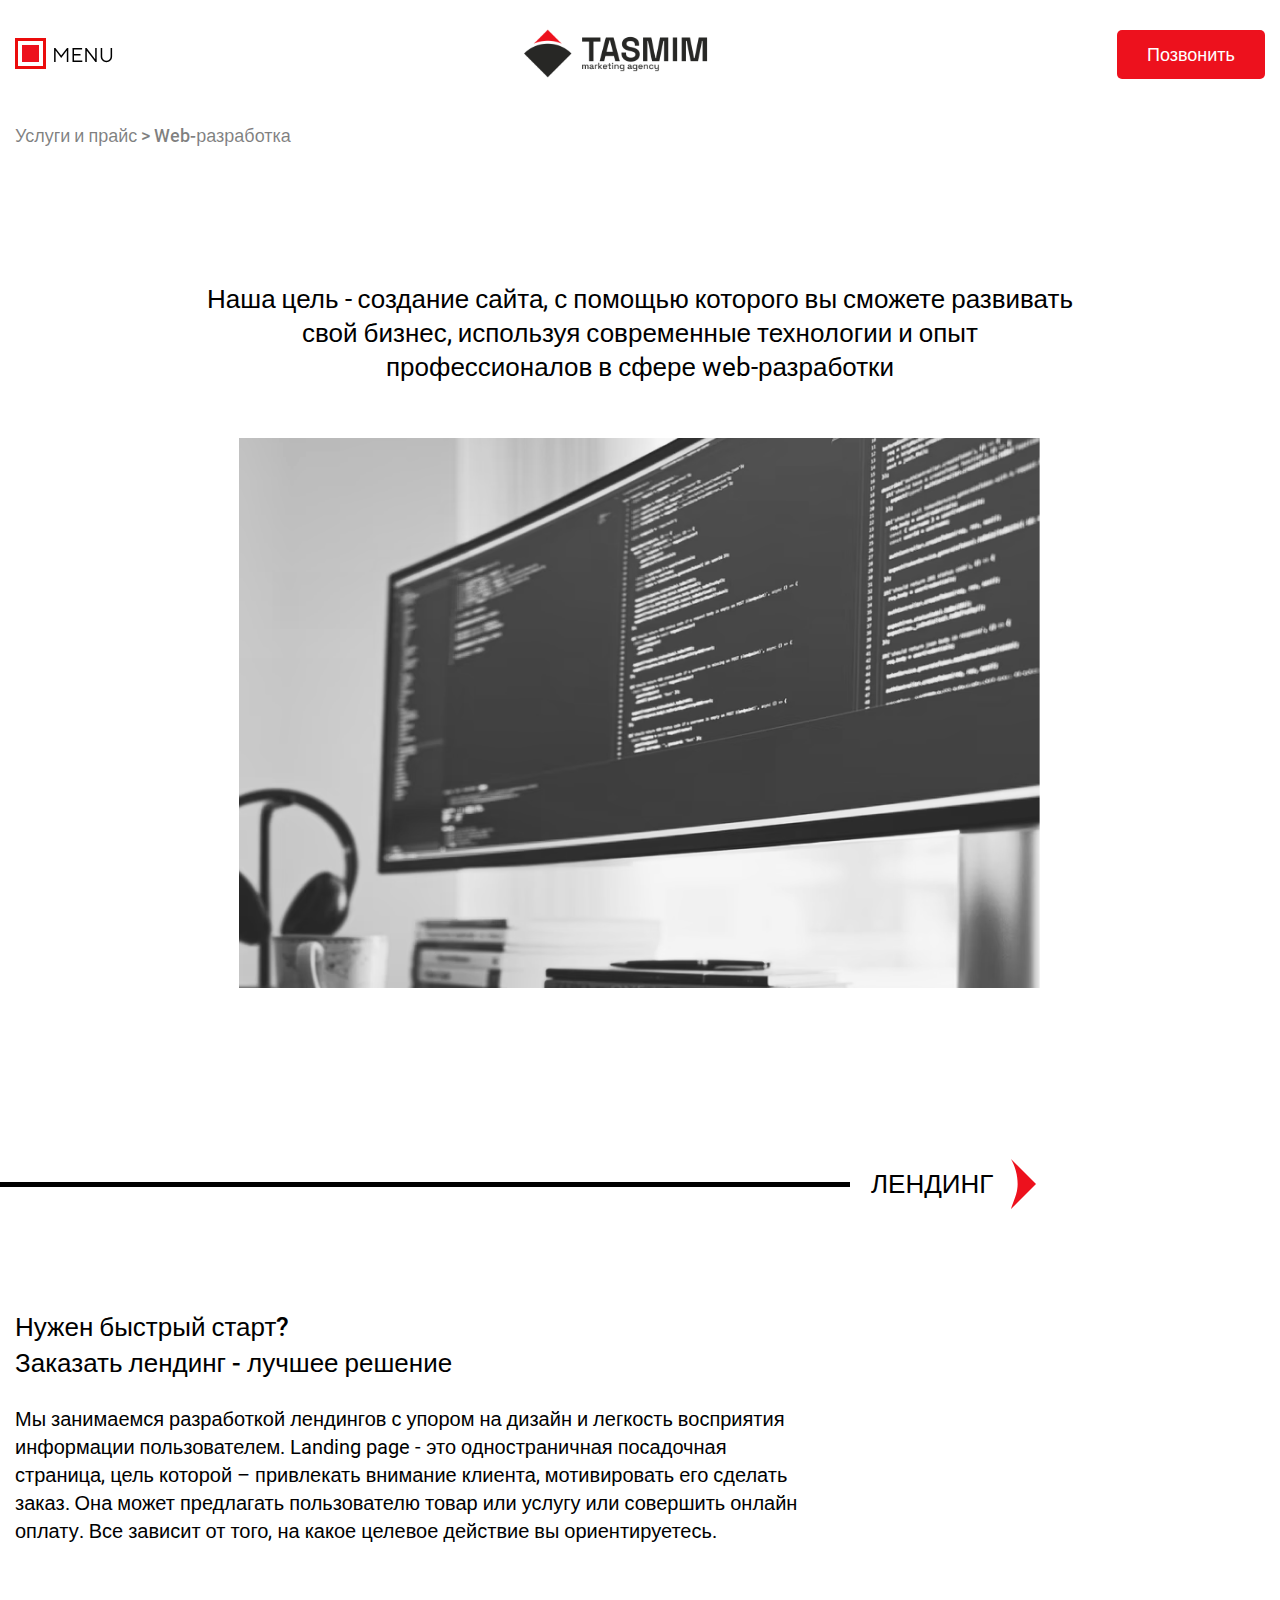
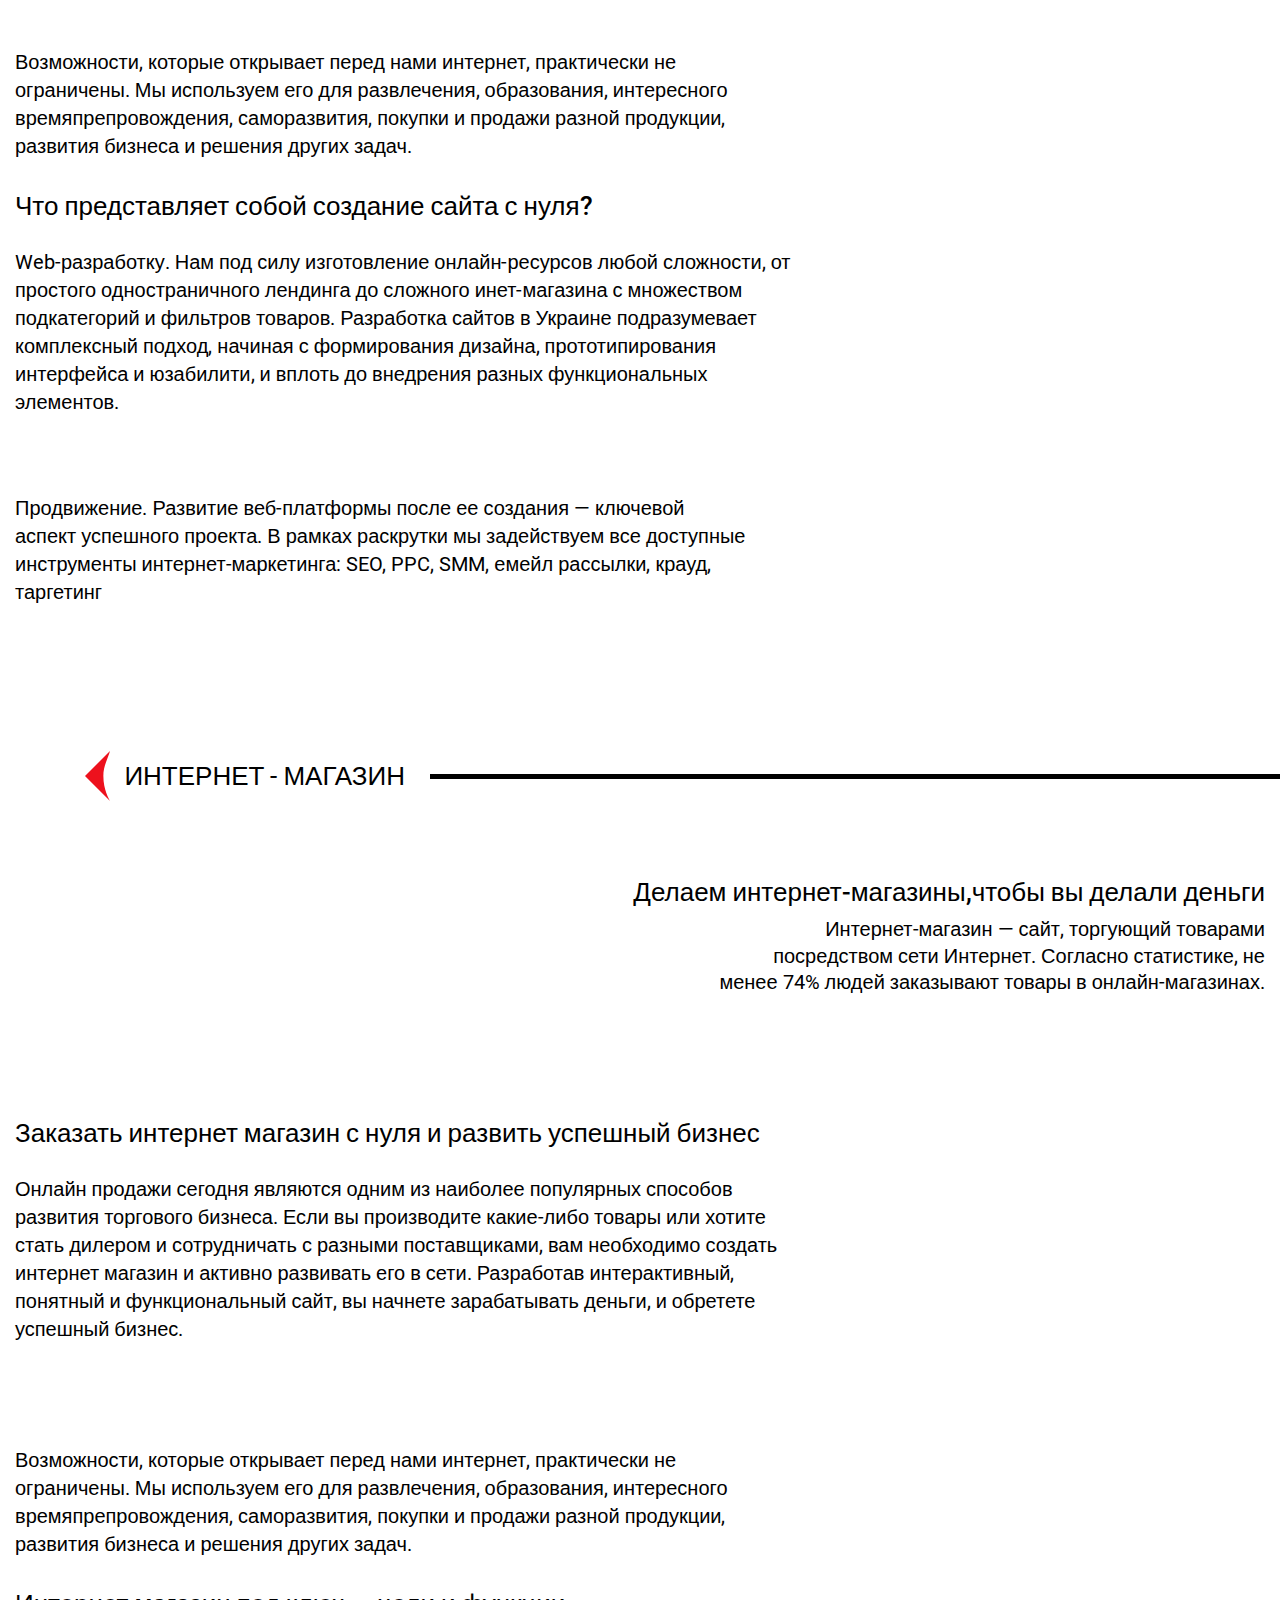
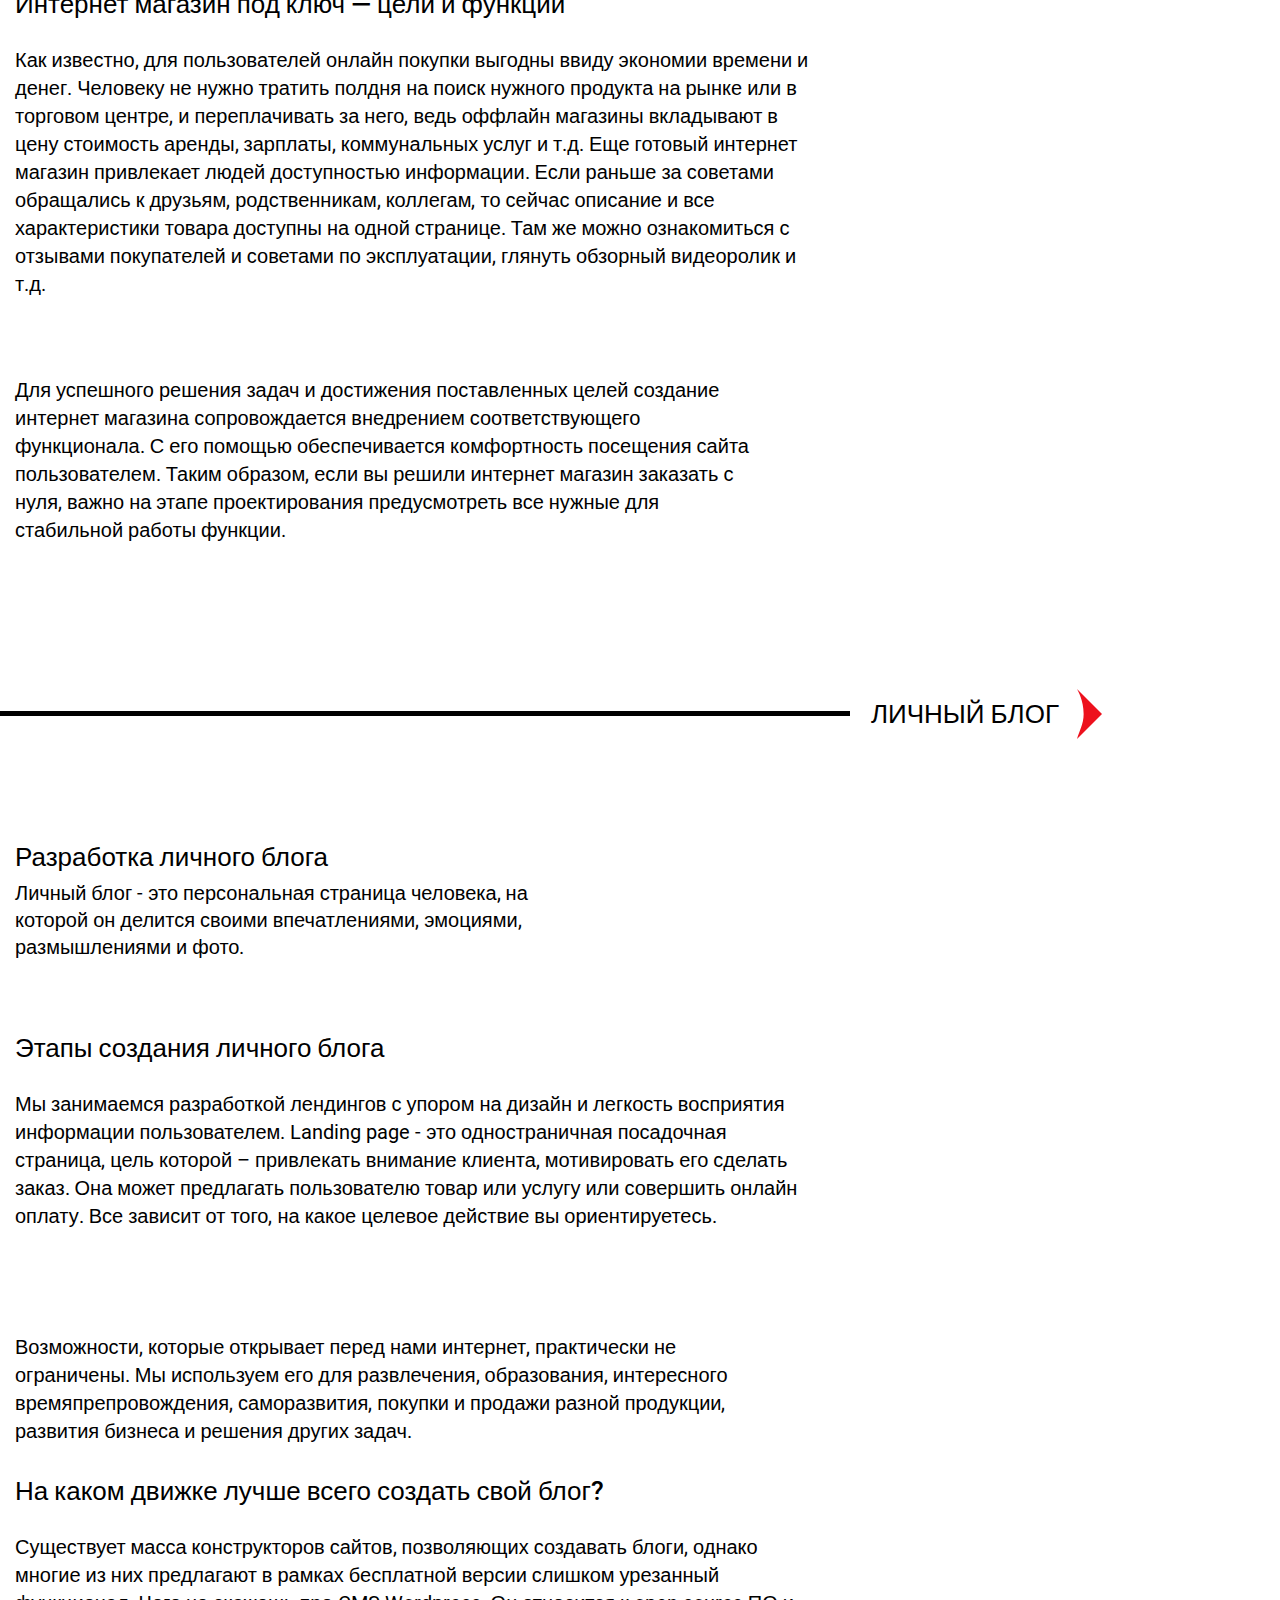
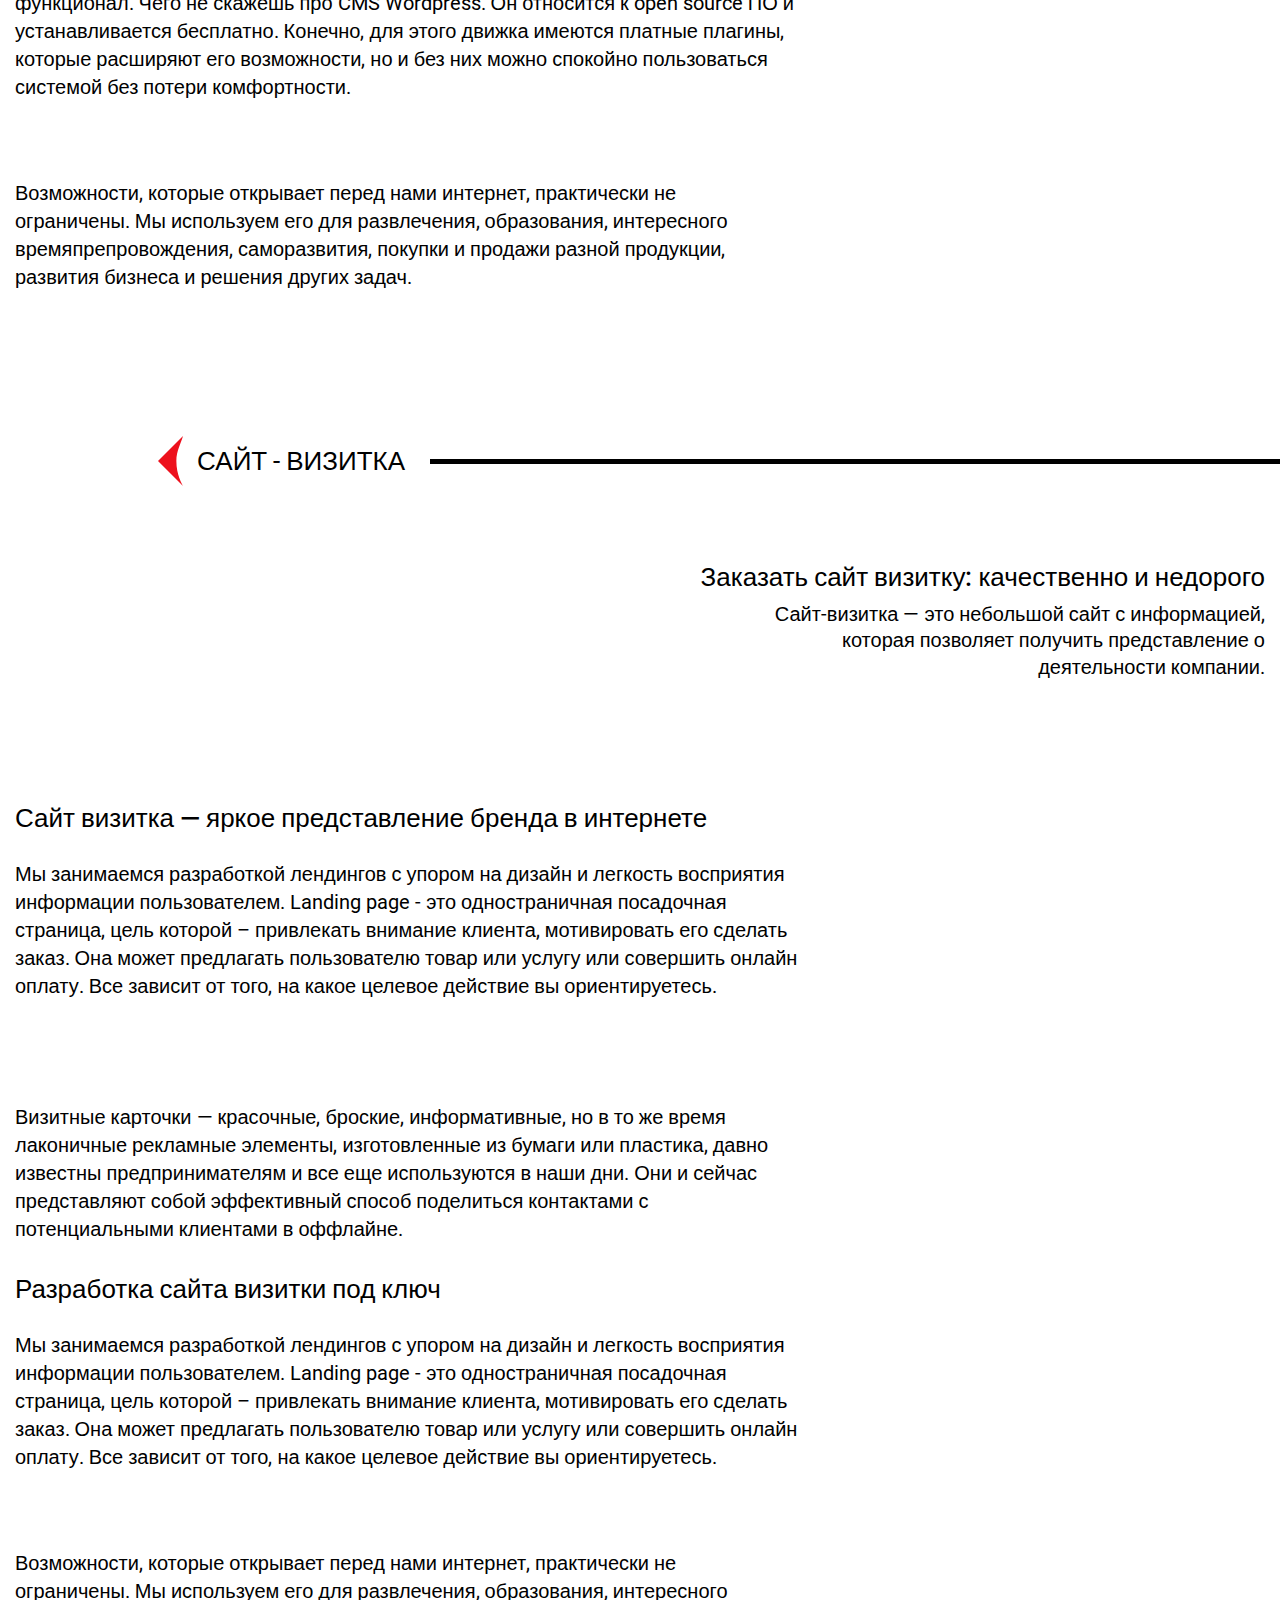
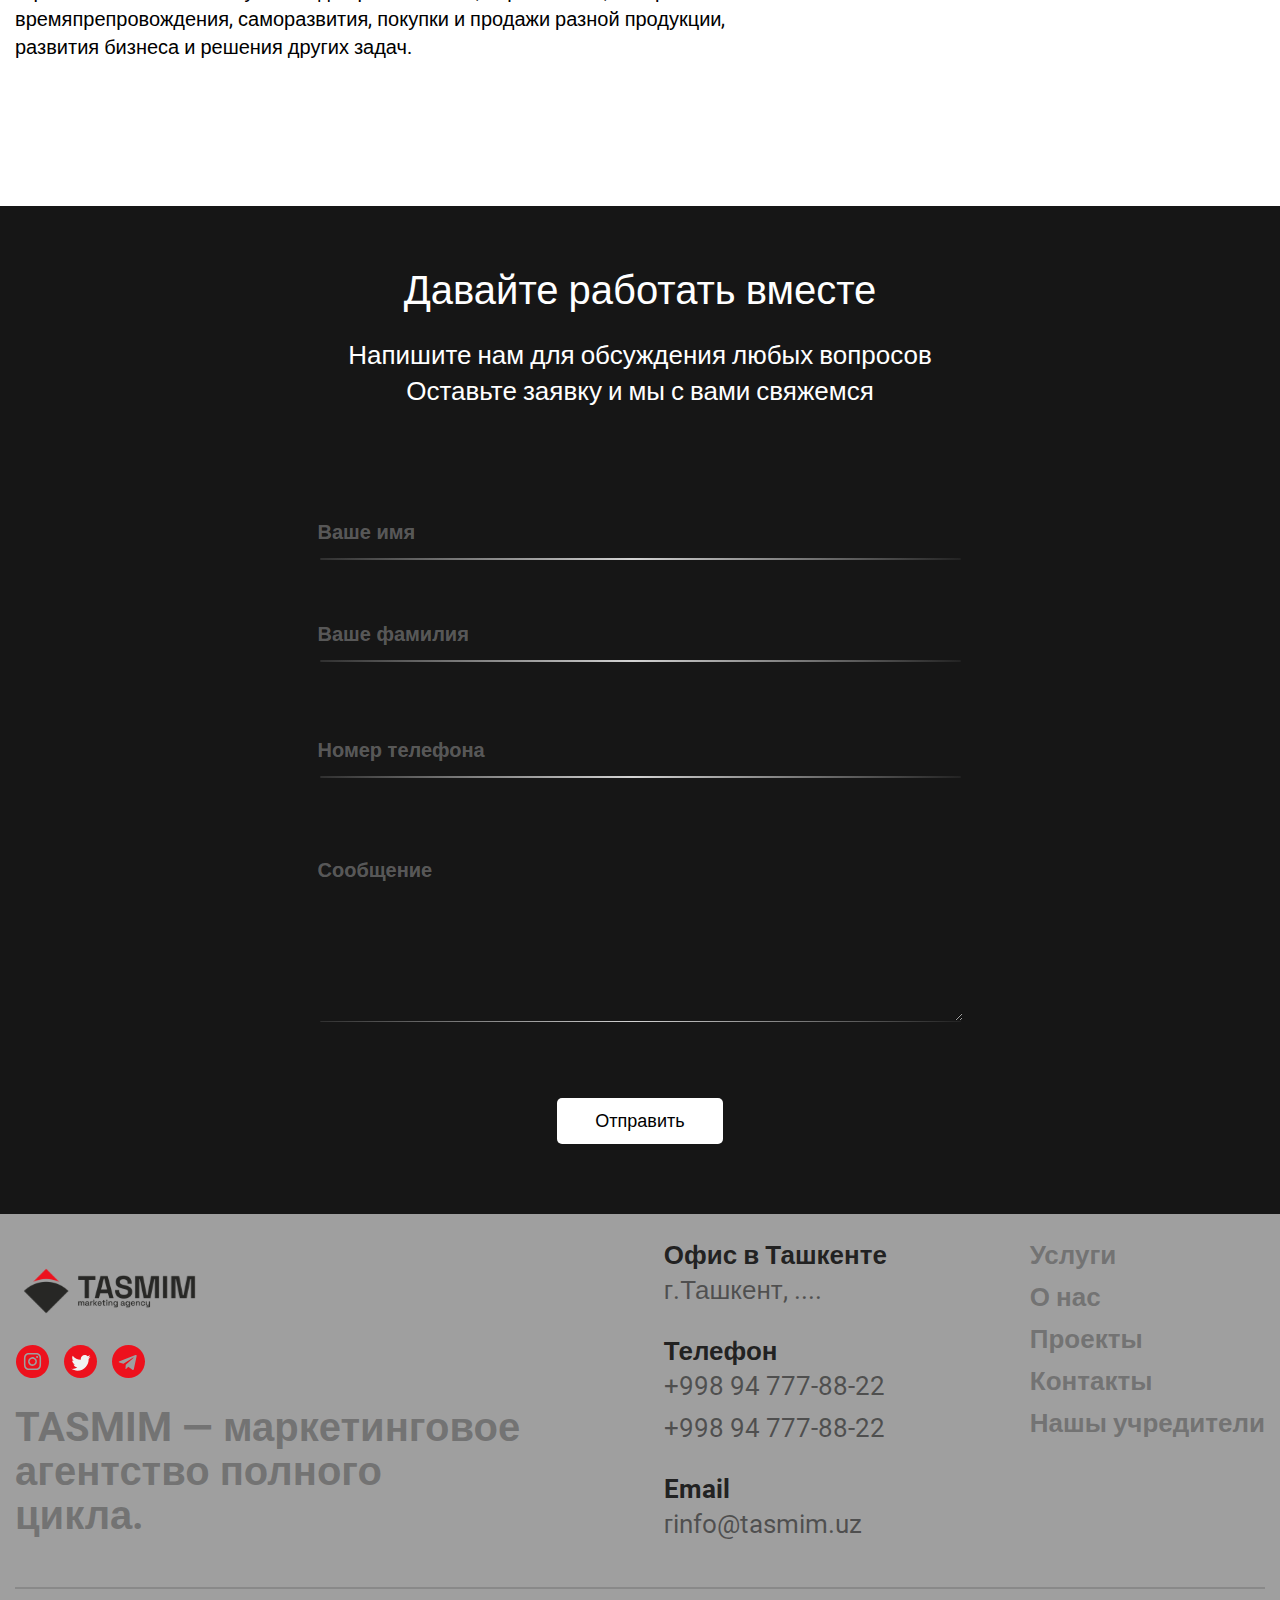
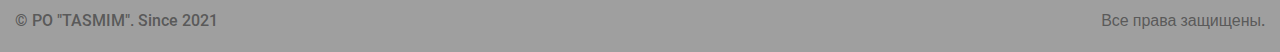
<file: service.html>
<!DOCTYPE html>
<html lang="en">

<head>
    <meta charset="UTF-8">
    <meta http-equiv="X-UA-Compatible" content="IE=edge">
    <meta name="viewport" content="width=device-width, initial-scale=1.0">
    <title>Tasmim</title>
    <link rel="stylesheet" href="./css/fonts.css">
    <link rel="stylesheet" href="./css/main.css">
</head>

<body>
    <header class="header">
        <div class="container">
            <nav class="header__nav">
                <ul class="header__list">
                    <li class="header__list--item">
                        <a class="header__list--link" href="#">
                            <img src="./images/menu.svg" width="99" height="31" alt="menu">
                        </a>
                    </li>
                    <li class="header__list--item">
                        <a class="header__list--link" href="#">
                            <img src="./images/logo.svg" width="189" height="107" alt=".logo">
                        </a>
                    </li>
                    <li class="header__list--item">
                        <a class="header__list--link" href="tel:Позвонить">Позвонить</a>
                    </li>
                </ul>
            </nav>
        </div>
    </header>
    <main>
        <section class="main_service">
            <div class="container">
                <a class="main_service__link" href="#">Услуги и прайс > Web-разработка </a>
                <div class="main_service__box">
                    <p class="main_service__text">Наша цель - создание сайта, с помощью которого вы сможете развивать
                        свой бизнес, используя современные технологии
                        и опыт профессионалов в сфере web-разработки</p>
                    <img class="main_service__img" src="./images/codes-img.png" width="803" height="550" alt="codeimg">
                </div>
            </div>
        </section>
        <section class="works">
            <a class="works_box--link" href="#">Лендинг</a>
            <div class="container">
                <div class="works_box">
                    <ul class="works__list">
                        <li class="works__list--item">
                            <h4 class="works__list--title">Нужен быстрый старт? <br> Заказать лендинг - лучшее
                                решение</h4>
                            <p class="works__list--text worksfirst-text">Мы занимаемся разработкой лендингов
                                с упором на дизайн и легкость восприятия информации пользователем. Landing page -
                                это одностраничная посадочная страница, цель которой – привлекать внимание клиента,
                                мотивировать его сделать заказ. Она может предлагать пользователю товар или услугу
                                или совершить онлайн оплату. Все зависит от того, на какое целевое действие вы
                                ориентируетесь.</p>
                        </li>
                        <li class="works__list--item">
                            <p class="works__list--text workssecond-text">Возможности, которые открывает перед нами интернет,
                                практически не ограничены. Мы
                                используем его для развлечения, образования, интересного времяпрепровождения,
                                саморазвития, покупки и продажи разной продукции, развития бизнеса и решения других
                                задач.</p>
                        </li>
                        <li class="works__list--item">
                            <h4 class="works__list--title">Что представляет собой создание сайта с нуля?</h4>
                            <p class="works__list--text worksthird-text">Web-разработку. Нам под силу изготовление
                                онлайн-ресурсов любой сложности, от простого одностраничного лендинга до сложного
                                инет-магазина с множеством подкатегорий и фильтров товаров. Разработка сайтов в Украине
                                подразумевает комплексный подход, начиная с формирования дизайна, прототипирования
                                интерфейса и юзабилити, и вплоть до внедрения разных функциональных элементов.</p>
                        </li>
                        <li class="works__list--item">
                            <p class="works__list--text worksfourth-text">Продвижение. Развитие веб-платформы после ее
                                создания — ключевой аспект успешного проекта. В рамках раскрутки мы задействуем все
                                доступные инструменты интернет-маркетинга: SEO, PPC, SMM, емейл рассылки, крауд,
                                таргетинг </p>
                        </li>
                    </ul>
                </div>
            </div>
            <a class="works_box--linksec" href="#">Интернет - магазин</a>
            <div class="container">
                <div class="works_box">
                   <div class="works_mini-box">
                    <h4 class="works_mini-title">Делаем интернет-магазины,чтобы вы делали деньги</h4>
                    <p class="works_mini-text">Интернет-магазин — сайт, торгующий товарами посредством сети Интернет. Согласно статистике, не менее 74% людей заказывают товары в онлайн-магазинах.</p>
                   </div>
                    <ul class="works__list">
                        <li class="works__list--item">
                            <h4 class="works__list--title">Заказать интернет магазин с нуля и развить успешный бизнес</h4>
                            <p class="works__list--text worksfirst-text">Онлайн продажи сегодня являются одним из наиболее популярных способов развития торгового бизнеса. Если вы производите какие-либо товары или хотите стать дилером и сотрудничать с разными поставщиками, вам необходимо создать интернет магазин и активно развивать его в сети. Разработав интерактивный, понятный и функциональный сайт, вы начнете зарабатывать деньги, и обретете успешный бизнес.</p>
                        </li>
                        <li class="works__list--item">
                            <p class="works__list--text workssecond-text">Возможности, которые открывает перед нами интернет,
                                практически не ограничены. Мы
                                используем его для развлечения, образования, интересного времяпрепровождения,
                                саморазвития, покупки и продажи разной продукции, развития бизнеса и решения других
                                задач.</p>
                        </li>
                        <li class="works__list--item">
                            <h4 class="works__list--title">Интернет магазин под ключ — цели и функции</h4>
                            <p class="works__list--text worksfirst-text">Как известно, для пользователей онлайн покупки выгодны ввиду экономии времени и денег. Человеку не нужно тратить полдня на поиск нужного продукта на рынке или в торговом центре, и переплачивать за него, ведь оффлайн магазины вкладывают в цену стоимость аренды, зарплаты, коммунальных услуг и т.д. Еще готовый интернет магазин привлекает людей доступностью информации. Если раньше за советами обращались к друзьям, родственникам, коллегам, то сейчас описание и все характеристики товара доступны на одной странице. Там же можно ознакомиться с отзывами покупателей и советами по эксплуатации, глянуть обзорный видеоролик и т.д.</p>
                        </li>
                        <li class="works__list--item">
                            <p class="works__list--text worksfourth-text">Для успешного решения задач и достижения поставленных целей создание интернет магазина сопровождается внедрением соответствующего функционала. С его помощью обеспечивается комфортность посещения сайта пользователем. Таким образом, если вы решили интернет магазин заказать с нуля, важно на этапе проектирования предусмотреть все нужные для стабильной работы функции.</p>
                        </li>
                    </ul>
                </div>
            </div>
            <a class="works_box--link" href="#">Личный блог </a>
            <div class="container">
                <div class="works_sec-box">
                    <h4 class="works_sec-title">Разработка личного блога</h4>
                    <p class="works_sec-text">Личный блог - это персональная страница человека, на которой он делится своими впечатлениями, эмоциями, размышлениями и фото.</p>
                </div>
                <div class="works_box">
                    <ul class="works__list">
                        <li class="works__list--item">
                            <h4 class="works__list--title">Этапы создания личного блога</h4>
                            <p class="works__list--text worksfirst-text">Мы занимаемся разработкой лендингов
                                с упором на дизайн и легкость восприятия информации пользователем. Landing page - это одностраничная посадочная страница, цель которой – привлекать внимание клиента, мотивировать его сделать заказ. Она может предлагать пользователю товар или услугу или совершить онлайн оплату. Все зависит от того, на какое целевое действие вы ориентируетесь.</p>
                        </li>
                        <li class="works__list--item">
                            <p class="works__list--text workssecond-text">Возможности, которые открывает перед нами интернет,
                                практически не ограничены. Мы
                                используем его для развлечения, образования, интересного времяпрепровождения,
                                саморазвития, покупки и продажи разной продукции, развития бизнеса и решения других
                                задач.</p>
                        </li>
                        <li class="works__list--item">
                            <h4 class="works__list--title">На каком движке лучше всего создать свой блог?</h4>
                            <p class="works__list--text worksthird-text">Существует масса конструкторов сайтов, позволяющих создавать блоги, однако многие из них предлагают в рамках бесплатной версии слишком урезанный функционал. Чего не скажешь про CMS Wordpress. Он относится к open source ПО и устанавливается бесплатно. Конечно, для этого движка имеются платные плагины, которые расширяют его возможности, но и без них можно спокойно пользоваться системой без потери комфортности.</p>
                        </li>
                        <li class="works__list--item">
                            <p class="works__list--text worksfourth-text">Возможности, которые открывает перед нами интернет, практически не ограничены. Мы используем его для развлечения, образования, интересного времяпрепровождения, саморазвития, покупки и продажи разной продукции, развития бизнеса и решения других задач.</p>
                        </li>
                    </ul>
                </div>
            </div>
            <a class="works_box--linksec" href="#">Сайт - визитка</a>
            <div class="container">
                <div class="works_box">
                   <div class="works_mini-box">
                    <h4 class="works_mini-title">Заказать сайт визитку:
                        качественно и недорого</h4>
                    <p class="works_mini-text">Сайт-визитка — это небольшой сайт с информацией, которая позволяет получить представление о деятельности компании.</p>
                   </div>
                    <ul class="works__list">
                        <li class="works__list--item">
                            <h4 class="works__list--title">Сайт визитка — яркое представление бренда в интернете</h4>
                            <p class="works__list--text worksfirst-text">Мы занимаемся разработкой лендингов
                                с упором на дизайн и легкость восприятия информации пользователем. Landing page - это одностраничная посадочная страница, цель которой – привлекать внимание клиента, мотивировать его сделать заказ. Она может предлагать пользователю товар или услугу или совершить онлайн оплату. Все зависит от того, на какое целевое действие вы ориентируетесь.</p>
                        </li>
                        <li class="works__list--item">
                            <p class="works__list--text workssecond-text">Визитные карточки — красочные, броские, информативные, но в то же время лаконичные рекламные элементы, изготовленные из бумаги или пластика, давно известны предпринимателям и все еще используются в наши дни. Они и сейчас представляют собой эффективный способ поделиться контактами с потенциальными клиентами в оффлайне.</p>
                        </li>
                        <li class="works__list--item">
                            <h4 class="works__list--title">Разработка сайта визитки под ключ</h4>
                            <p class="works__list--text worksfirst-text">Мы занимаемся разработкой лендингов
                                с упором на дизайн и легкость восприятия информации пользователем. Landing page - это одностраничная посадочная страница, цель которой – привлекать внимание клиента, мотивировать его сделать заказ. Она может предлагать пользователю товар или услугу или совершить онлайн оплату. Все зависит от того, на какое целевое действие вы ориентируетесь.</p>
                        </li>
                        <li class="works__list--item">
                            <p class="works__list--text worksfourth-text">Возможности, которые открывает перед нами интернет, практически не ограничены. Мы используем его для развлечения, образования, интересного времяпрепровождения, саморазвития, покупки и продажи разной продукции, развития бизнеса и решения других задач.</p>
                        </li>
                    </ul>
                </div>
            </div>
        </section>
        <section class="form__sec">
            <div class="container">
                <h3 class="form__sec__title">Давайте работать вместе</h3>
                <p class="form__sec__text">Напишите нам для обсуждения любых вопросов
                    Оставьте заявку и мы с вами свяжемся</p>
                <form class="form__sec__form">
                    <div class="form-box">
                        <input class="form-input" type="text" placeholder="Ваше имя">
                        <img src="./images/line.svg" width="645" alt="">
                       </div>
                       <div class="form-box form__sec-firstbox">
                        <input class="form-input" type="text" placeholder="Ваше фамилия">
                        <img src="./images/line.svg" width="645" alt="">
                       </div>
                       <div class="form-box">
                        <input class="form-input" pattern="^(?:\d{10,12}|\+\d{10,12}|\w+@\w+\.\w{2,4})$" type="tel" placeholder="Номер телефона">
                        <img src="./images/line.svg" width="645" alt="">
                       </div>
                       <div class="form-box form-last">
                        <label for="x">Сообщение</label>
                        <textarea id="x" cols="30" rows="6"></textarea>
                        <img src="./images/line.svg" width="645" alt="">
                     </div>
                     <button class="blog_next">Отправить </button>
                </form>
            </div>
        </section>
    </main>
    <footer class="footer">
        <div class="container">
            <div class="footer__wrapper">
                <div class="footer_first-box">
                    <a href="#">
                        <img src="./images/logo.svg" width="189" height="100" alt="logo">
                    </a>
                    <ul class="footer__list">
                        <li class="footer__list--item">
                            <a href="#">
                                <img src="./images/instagram.svg" width="35" height="33" alt="">
                            </a>
                        </li>
                        <li class="footer__list--item">
                            <a href="#">
                                <img src="./images/twitter.svg" width="35" height="33" alt="">
                            </a>
                        </li>
                        <li class="footer__list--item">
                            <a href="#">
                                <img src="./images/telegram.svg" width="35" height="33" alt="">
                            </a>
                        </li>
                    </ul>
                    <h2 class="footer__text">TASMIM — маркетинговое агентство полного цикла.</h2>
                </div>
                <ul class="footer__menu">
                    <li class="footer__menu--item">
                        <h4 class="footer__menu--title">Офис в Ташкенте</h4>
                        <p class="footer__menu--text">г.Ташкент, ....</p>
                    </li>
                    <li class="footer__menu--item">
                        <h4 class="footer__menu--title">Телефон</h4>
                        <a class="footer__menu--text first-tel" href="tel:+99894777-88-22">+998 94 777-88-22</a>
                        <a class="footer__menu--text" href="tel:+99894777-88-22">+998 94 777-88-22</a>
                        <!-- <p class="footer__menu--text">г.Ташкент, ....</p> -->
                    </li>
                    <li class="footer__menu--item">
                        <h4 class="footer__menu--title">Email</h4>
                        <a href="mailto:info@tasmim.uz" class="footer__menu--text">гinfo@tasmim.uz</a>
                    </li>
                </ul>
                <ul class="footer__lastmenu">
                    <li class="footer__last--item">
                        <a class="footer__last--link" href="#">Услуги</a>
                    </li>
                    <li class="footer__last--item">
                        <a class="footer__last--link" href="#">О нас</a>
                    </li>
                    <li class="footer__last--item">
                        <a class="footer__last--link" href="#">Проекты</a>
                    </li>
                    <li class="footer__last--item">
                        <a class="footer__last--link" href="#">Контакты</a>
                    </li>
                    <li class="footer__last--item">
                        <a class="footer__last--link" href="#">Нашы учредители</a>
                    </li>
                </ul>
            </div>
            <hr class="footer_line">
           <div class="text_box">
            <p class="footer_text">© PO "TASMIM". Since 2021</p>
            <p class="footer_text">Все права защищены.</p>
           </div>
        </div>
    </footer>
</body>

</html>
</file>
<file: css/fonts.css>
/* roboto-regular - latin */
@font-face {
    font-family: 'Roboto';
    font-style: normal;
    font-weight: 400;
    src: local(''),
         url('../fonts/roboto-v29-latin-regular.woff2') format('woff2'),
         url('../fonts/roboto-v29-latin-regular.woff') format('woff');
  }
  /* roboto-500 - latin */
  @font-face {
    font-family: 'Roboto';
    font-style: normal;
    font-weight: 500;
    src: local(''),
         url('../fonts/roboto-v29-latin-500.woff2') format('woff2'),
         url('../fonts/roboto-v29-latin-500.woff') format('woff');
  }
  /* roboto-700 - latin */
  @font-face {
    font-family: 'Roboto';
    font-style: normal;
    font-weight: 700;
    src: local(''),
         url('../fonts/roboto-v29-latin-700.woff2') format('woff2'),
         url('../fonts/roboto-v29-latin-700.woff') format('woff');
  }
</file>
<file: css/main.css>
*,
*::before,
*::after {
  margin: 0;
  padding: 0;
  box-sizing: border-box;
}

body {
  font-family: "Roboto", "Arial";
}

li {
  list-style-type: none;
}

a {
  text-decoration: none;
}

button {
  cursor: pointer;
  background-color: transparent;
  border: transparent;
}

.container {
  width: 1719px;
  max-width: 100%;
  padding: 0 15px;
  margin: 0 auto;
}

.header__list {
  display: flex;
  align-items: center;
  justify-content: space-between;
}

.header__list--item:last-child .header__list--link {
  font-style: normal;
  font-weight: 500;
  font-size: 18px;
  line-height: 100.52%;
  color: #FFFFFF;
  background: #ED111D;
  border-radius: 5px;
  padding: 14px 30px;
}

.intro {
  padding-bottom: 54px;
}

.intro_wrapper {
  display: flex;
  align-items: center;
}

.intro__list--item:not(last-child) {
  margin-bottom: 12px;
}

.intro__list--link {
  opacity: 0.6;
}

.intro__minibox {
  display: flex;
  margin-left: 90px;
}

.intro_minitext {
  width: 167px;
  margin-top: 28px;
}

.intro__text {
  width: 545px;
  text-align: center;
  margin-left: 1035px;
  margin-top: 20px;
}

.intro_project {
  display: flex;
  align-items: center;
  font-style: normal;
  font-weight: bold;
  font-size: 20px;
  line-height: 100.52%;
  color: rgba(0, 0, 0, 0.6);
}

.intro_project::after {
  content: "";
  display: inline-block;
  width: 40px;
  height: 40px;
  border: 2px solid rgba(237, 17, 29, 0.7);
  box-sizing: border-box;
  border-radius: 50%;
  margin-left: -29px;
}

.third {
  margin-left: 570px;
}

.text {
  font-style: normal;
  font-weight: bold;
  font-size: 20px;
  line-height: 20px;
  text-align: right;
  color: rgba(0, 0, 0, 0.6);
}

.linkbox {
  margin-top: 198px;
  display: flex;
  align-items: center;
  justify-content: space-between;
}

.message_btn {
  position: fixed;
  top: 87%;
  right: 45px;
  background-color: transparent;
  border: none;
}

.services {
  z-index: -1;
  padding-top: 191px;
  padding-bottom: 163px;
  background-color: #161616;
}

.services__link {
  font-style: normal;
  font-weight: bold;
  font-size: 26px;
  line-height: 100.52%;
  color: #FF6B6B;
  display: flex;
  align-items: center;
  margin-bottom: 42px;
}

.services__link::before {
  content: "";
  width: 50px;
  height: 25px;
  display: inline-block;
  background-image: url("../images/vector.svg");
  background-repeat: no-repeat;
  background-size: 50px 25px;
}

.services__menu {
  display: flex;
  align-items: center;
  justify-content: space-between;
  margin-bottom: 142px;
}

.services__menu--item:nth-child(2) {
  opacity: 0.3;
}

.services__menu--item:nth-child(3) {
  opacity: 0.3;
}

.services_btn {
  font-style: normal;
  font-weight: bold;
  font-size: 50px;
  line-height: 50px;
  text-transform: uppercase;
  color: #FFFFFF;
}

.services_line {
  border: 2px solid #FF0000;
  width: 486px;
  background-color: #FF0000;
  margin-top: 16px;
}

.services__text {
  font-style: normal;
  font-weight: 500;
  font-size: 20px;
  line-height: 151.02%;
  color: rgba(255, 255, 255, 0.7);
  width: 560px;
  margin-left: 62px;
  margin-top: 20px;
}

.services__wrapper {
  margin-bottom: 186px;
  display: flex;
  flex-wrap: wrap;
}

.services_mini-box {
  margin-right: 149px;
  margin-bottom: 49px;
}

.services_mini-box:nth-child(2n) {
  margin-right: 0;
}

.services_company {
  font-style: normal;
  font-weight: bold;
  font-size: 50px;
  line-height: 173.52%;
  text-transform: uppercase;
  color: #FFFFFF;
  width: 1009px;
}

.services__span {
  display: inline-block;
  font-style: normal;
  font-weight: bold;
  font-size: 20px;
  line-height: 20px;
  color: #FFFFFF;
  margin-top: 22px;
  margin-left: 62px;
}

.services__linkmore {
  display: inline-block;
  font-style: normal;
  font-weight: bold;
  font-size: 20px;
  line-height: 20px;
  color: #FFFFFF;
  margin-left: 350px;
}

.services_big-box {
  position: relative;
  height: 1200px;
  display: flex;
  align-items: center;
  background-image: url("../images/people.png"), url("../images/eye.svg"), url("../images/vector-right.svg"), url("../images/round.svg");
  background-repeat: no-repeat;
  background-size: 1268px 851px, 393px 260px, 78px 25px, 50px 50px;
  background-position: right, top 4% right, bottom 21% right 56px, bottom 235px right 38px;
}

.services_author {
  position: absolute;
  right: 105px;
  margin-top: -155px;
  font-style: normal;
  font-weight: normal;
  font-size: 18px;
  line-height: 18px;
  color: rgba(255, 255, 255, 0.3);
}

.fieldset {
  background: #161616;
  border: 1px solid rgba(165, 165, 165, 0.2);
  box-sizing: border-box;
  width: 770px;
  height: 350px;
}

.legend {
  display: flex;
  align-items: center;
  font-style: normal;
  font-weight: bold;
  font-size: 26px;
  line-height: 100.52%;
  color: #FFFFFF;
  padding: 0 19px 0 11px;
  margin-left: 69px;
}

.legend::before {
  content: "";
  display: inline-block;
  width: 10px;
  height: 10px;
  background-color: #fff;
  border-radius: 50%;
  margin-right: 14px;
  margin-left: 11px;
}

.lending-text {
  margin-bottom: 50px;
}

.second-text {
  width: 438px;
  margin-bottom: 115px;
}

.third-text {
  margin-bottom: 35px;
}

.fourth-text {
  margin-bottom: 82px;
}

.fifth-text {
  margin-bottom: 35px;
}

.sixth-text {
  margin-bottom: 52px;
}

.red {
  color: #FF0000;
}

.about-collegue {
  display: flex;
}

.first-member {
  margin-right: 88px;
}

.second-member {
  margin-right: 88px;
}

.third-member {
  margin-right: 90px;
}

.name {
  font-style: normal;
  font-weight: bold;
  font-size: 26px;
  line-height: 41px;
  text-transform: uppercase;
  color: rgba(255, 255, 255, 0.5);
  margin-top: 13px;
}

.job {
  font-style: normal;
  font-weight: bold;
  font-size: 26px;
  line-height: 41px;
  color: #FFFFFF;
}

.right_vector {
  transform: rotate(180deg);
  margin-right: 20px;
}

.partners {
  padding-top: 22px;
  padding-bottom: 35px;
}

.partners__list {
  display: flex;
  align-items: center;
  justify-content: space-between;
  margin-top: 14px;
}

.blog {
  padding-top: 177px;
  padding-bottom: 339px;
  background-color: #161616;
}

.blog_wrapper {
  display: flex;
  margin-bottom: 119px;
}

.blog_time {
  font-style: normal;
  font-weight: 500;
  font-size: 26px;
  line-height: 41px;
  color: #FFFFFF;
  margin-bottom: 13px;
}

.blog_info {
  font-style: normal;
  font-weight: bold;
  font-size: 40px;
  line-height: 52px;
  color: #FFFFFF;
  width: 724px;
  margin-bottom: 38px;
}

.blog_more {
  font-style: normal;
  font-weight: 500;
  font-size: 26px;
  line-height: 41px;
  color: #FFFFFF;
  display: inline-block;
  margin-left: 435px;
}

.blog-btnbox {
  display: flex;
  align-items: center;
  justify-content: center;
  margin-bottom: 190px;
}

.blog_numbers {
  font-style: normal;
  font-weight: bold;
  font-size: 30px;
  line-height: 47px;
  color: #FFFFFF;
  margin-right: 20px;
}

.blog_next {
  font-family: "Arial";
  font-style: normal;
  font-weight: 500;
  font-size: 18px;
  line-height: 18px;
  color: #000000;
  background: #FFFFFF;
  border-radius: 5px;
  padding: 14px 38px;
}

.first-blog {
  margin-right: 345px;
}

.one {
  margin-right: 20px;
  border-bottom: 5px solid #FFFFFF;
}

.two {
  margin-right: 20px;
}

.form {
  width: 1140px;
  height: 646px;
  margin: 0 auto;
  border: 2px solid rgba(107, 107, 107, 0.5);
  box-sizing: border-box;
  border-radius: 3px;
  padding-top: 53px;
  padding-left: 40px;
}

.form-wrapper {
  display: flex;
}

.form-leftbox {
  margin-right: 165px;
}

.form_write {
  font-style: normal;
  font-weight: bold;
  font-size: 40px;
  line-height: 44px;
  color: #FFFFFF;
  text-align: center;
  margin-bottom: 91px;
}

.form-box {
  padding-top: 10px;
  display: flex;
  flex-direction: column;
}

.form-first {
  margin-bottom: 53px;
}

.form-sec {
  margin-bottom: 67px;
}

.form-input {
  caret-color: red;
  margin-bottom: 14px;
  background: transparent;
  border: none;
  outline: none;
  font-size: 20px;
  color: #fff;
}

.form-input::placeholder {
  font-style: normal;
  font-weight: bold;
  font-size: 20px;
  line-height: 31px;
  color: rgba(255, 255, 255, 0.3);
}

textarea {
  color: #fff;
  font-size: 19px;
  caret-color: red;
  background: transparent;
  border: none;
  outline: none;
}

label {
  font-style: normal;
  font-weight: bold;
  font-size: 20px;
  line-height: 31px;
  color: rgba(255, 255, 255, 0.3);
  margin-bottom: 3px;
}

.send {
  margin-top: 78px;
  margin-left: 755px;
}

.footer {
  background: #9F9F9F;
  padding-bottom: 22px;
  padding-top: 27px;
}

.footer__wrapper {
  display: flex;
  justify-content: space-between;
}

.footer__list {
  display: flex;
  margin-bottom: 24px;
}

.footer__list--item {
  margin-right: 13px;
}

.footer__text {
  font-style: normal;
  font-weight: bold;
  font-size: 40px;
  line-height: 44px;
  color: rgba(71, 71, 71, 0.5);
  width: 506px;
}

.footer__menu--item {
  display: flex;
  flex-direction: column;
  margin-bottom: 33px;
}

.footer__menu--item:last-child {
  margin-bottom: 0;
}

.footer__menu--title {
  font-style: normal;
  font-weight: bold;
  font-size: 26px;
  line-height: 28px;
  color: rgba(0, 0, 0, 0.8);
  margin-bottom: 7px;
}

.footer__menu--text {
  font-style: normal;
  font-weight: normal;
  font-size: 26px;
  line-height: 28px;
  color: rgba(0, 0, 0, 0.5);
}

.footer_line {
  margin-top: 49px;
  margin-bottom: 23px;
  border: 1px solid #898989;
  width: 100%;
  background-color: #898989;
}

.footer__last--item {
  font-style: normal;
  font-weight: bold;
  font-size: 26px;
  line-height: 28px;
  margin-bottom: 14px;
}

.footer__last--link {
  color: rgba(71, 71, 71, 0.5);
}

.footer_text {
  font-style: normal;
  font-weight: 500;
  font-size: 16px;
  line-height: 109.52%;
  color: rgba(71, 71, 71, 0.8);
}

.first-tel {
  margin-bottom: 14px;
}

.text_box {
  display: flex;
  align-items: center;
  justify-content: space-between;
}

.last-text {
  text-align: right;
}

.main_service {
  padding-top: 13px;
}

.main_service__link {
  font-style: normal;
  font-weight: 500;
  font-size: 18px;
  line-height: 135%;
  text-align: center;
  color: rgba(0, 0, 0, 0.5);
  display: inline-block;
  margin-bottom: 134px;
}

.main_service__box {
  display: flex;
  flex-direction: column;
  align-items: center;
  margin-bottom: 171px;
}

.main_service__text {
  font-style: normal;
  font-weight: normal;
  font-size: 26px;
  line-height: 34px;
  text-align: center;
  color: #000000;
  width: 872px;
  margin-bottom: 54px;
}

.works_box {
  margin-bottom: 117px;
}

.works_box--link {
  display: flex;
  align-items: center;
  font-style: normal;
  font-weight: normal;
  font-size: 26px;
  line-height: 26px;
  text-transform: uppercase;
  color: #000000;
  margin-bottom: 100px;
}

.works_box--link::before {
  content: "";
  width: 850px;
  height: 5px;
  background-color: #000;
  display: inline-block;
  margin-right: 21px;
}

.works_box--link::after {
  content: "";
  width: 25px;
  height: 50px;
  display: inline-block;
  background-image: url("../images/vector.svg");
  background-repeat: no-repeat;
  background-size: 25px 50px;
  margin-left: 18px;
}

.works_box--linksec {
  display: flex;
  align-items: center;
  justify-content: end;
  font-style: normal;
  font-weight: normal;
  font-size: 26px;
  line-height: 26px;
  text-transform: uppercase;
  color: #000000;
}

.works_box--linksec::before {
  content: "";
  width: 25px;
  height: 50px;
  display: inline-block;
  background-image: url("../images/vector.svg");
  background-repeat: no-repeat;
  background-size: 25px 50px;
  transform: rotate(-180deg);
  margin-right: 14px;
}

.works_box--linksec::after {
  content: "";
  width: 850px;
  height: 5px;
  background-color: #000;
  display: inline-block;
  margin-left: 25px;
}

.works_mini-box {
  margin-top: 73px;
  margin-bottom: 119px;
}

.works_mini-title {
  font-style: normal;
  font-weight: 500;
  font-size: 26px;
  line-height: 141%;
  text-align: right;
  color: #000000;
  margin-bottom: 5px;
}

.works_mini-text {
  font-style: normal;
  font-weight: normal;
  font-size: 20px;
  line-height: 133%;
  text-align: right;
  color: #000000;
  width: 554px;
  margin-left: auto;
}

.works_sec-box {
  margin-top: 80px;
  margin-bottom: 70px;
}

.works_sec-title {
  font-style: normal;
  font-weight: 500;
  font-size: 26px;
  line-height: 141%;
  text-align: left;
  color: #000000;
  margin-bottom: 5px;
}

.works_sec-text {
  font-style: normal;
  font-weight: normal;
  font-size: 20px;
  line-height: 133%;
  color: #000000;
  width: 554px;
}

.works__list {
  display: flex;
  flex-wrap: wrap;
  align-items: center;
}

.works__list--item:nth-child(2n+1) {
  margin-right: 125px;
}

.works__list--title {
  font-style: normal;
  font-weight: 500;
  font-size: 26px;
  line-height: 36px;
  color: #000000;
  width: 749px;
  margin-bottom: 24px;
}

.works__list--text {
  font-style: normal;
  font-weight: normal;
  font-size: 20px;
  line-height: 28px;
  color: #000000;
  margin-bottom: 28px;
}

.worksfirst-text {
  width: 798px;
}

.workssecond-text {
  width: 766px;
  margin-top: 75px;
}

.worksthird-text {
  width: 780px;
}

.worksfourth-text {
  width: 735px;
  margin-top: 50px;
}

.form__sec {
  padding-top: 59px;
  padding-bottom: 70px;
  background-color: #161616;
}

.form__sec__title {
  font-style: normal;
  font-weight: 500;
  font-size: 40px;
  line-height: 130%;
  text-align: center;
  color: #FFFFFF;
  margin-bottom: 20px;
}

.form__sec__text {
  font-style: normal;
  font-weight: normal;
  font-size: 26px;
  line-height: 140%;
  text-align: center;
  color: #FFFFFF;
  width: 586px;
  margin: 0 auto;
}

.form__sec__form {
  display: flex;
  flex-direction: column;
  align-items: center;
  margin-top: 102px;
}

.form__sec-firstbox {
  margin-top: 53px;
  margin-bottom: 67px;
}

.form-last {
  margin-top: 67px;
  margin-bottom: 76px;
}

.main-section {
  margin-bottom: 86px;
}

.main-section_box {
  position: relative;
  height: 887px;
  background-image: url("../images/ourgroup.png");
  background-repeat: no-repeat;
  background-size: 1330px 887px;
  background-position: center;
  margin-bottom: 58px;
}

.main-section_span {
  font-style: normal;
  font-weight: bold;
  font-size: 200px;
  line-height: 135%;
  text-align: center;
  text-transform: uppercase;
  border: 5px solid #FFFFFF;
  margin-left: 90px;
}

.main-section_title {
  font-style: normal;
  font-weight: bold;
  font-size: 26px;
  line-height: 130%;
  text-align: center;
  color: #000000;
  margin-bottom: 10px;
}

.main-section_text {
  font-style: normal;
  font-weight: normal;
  font-size: 20px;
  line-height: 140%;
  text-align: center;
  color: #000000;
  width: 884px;
  margin: 0 auto;
}

.smart {
  font-style: normal;
  font-weight: bold;
  font-size: 50px;
  line-height: 65px;
  text-align: center;
  text-transform: uppercase;
  width: 400px;
  margin-left: auto;
  position: absolute;
  right: 7px;
  bottom: 11px;
}

.section-second {
  margin-bottom: 69px;
}

.section-second_list {
  display: flex;
  align-items: center;
  margin-bottom: 42px;
}

.section-second_item {
  display: flex;
  flex-direction: column;
  align-items: center;
  background: #FFFFFF;
  border: 2px solid rgba(193, 193, 193, 0.3);
  box-sizing: border-box;
  width: 415px;
  height: 206px;
  margin-right: 20px;
}

.section-second_item:nth-child(4) {
  margin-right: 0;
}

.section-second_number {
  font-style: normal;
  font-weight: normal;
  font-size: 100px;
  line-height: 140%;
  text-align: center;
  color: #000000;
}

.section-second_text {
  font-style: normal;
  font-weight: normal;
  font-size: 26px;
  line-height: 100.52%;
  text-align: center;
  text-transform: uppercase;
  color: #000000;
}

.section-second_info {
  font-style: normal;
  font-weight: normal;
  font-size: 20px;
  line-height: 140%;
  text-align: center;
  color: #000000;
  width: 1093px;
  margin: 0 auto;
  margin-bottom: 79px;
}

.section-second_menu {
  display: flex;
}

.section-second_menu--item {
  padding-top: 45px;
  padding-left: 20px;
  width: 560px;
  height: 290px;
  margin-right: 20px;
  background: #FFFFFF;
  border: 2px solid rgba(202, 202, 202, 0.3);
  box-sizing: border-box;
}

.section-second_menu--item:last-child {
  margin-right: 0;
}

.section-second_menu--text {
  font-style: normal;
  font-weight: normal;
  font-size: 20px;
  line-height: 140%;
  color: #000000;
  width: 418px;
}

.bold {
  font-weight: bold;
}

.lamp {
  display: flex;
}

.lamp::before {
  content: "";
  width: 34px;
  height: 46px;
  display: inline-block;
  background-image: url("../images/lamp.svg");
  background-repeat: no-repeat;
  background-size: 34px 46px;
  margin-right: 31px;
}

.note {
  display: flex;
}

.note::before {
  content: "";
  width: 62px;
  height: 62px;
  display: inline-block;
  background-image: url("../images/note.svg");
  background-repeat: no-repeat;
  background-size: 62px 62px;
  margin-right: 18px;
}

.analise {
  width: 428px;
}

.ball {
  display: flex;
  justify-content: center;
}

.ball::before {
  content: "";
  width: 62px;
  height: 62px;
  display: inline-block;
  background-image: url("../images/ball.svg");
  background-repeat: no-repeat;
  background-size: 62px 62px;
  margin-right: 20px;
}

.section-third_title {
  font-style: normal;
  font-weight: bold;
  font-size: 26px;
  line-height: 100.52%;
  text-transform: uppercase;
  color: #000000;
  margin-bottom: 33px;
  text-align: center;
}

.section-third_text {
  font-style: normal;
  font-weight: normal;
  font-size: 20px;
  line-height: 140%;
  text-align: center;
  color: #000000;
  width: 1078px;
  margin: 0 auto;
  margin-bottom: 45px;
}

.section-third_wrapper {
  background-color: #161616;
  padding-top: 155px;
  padding-bottom: 7px;
}

.section-third_list {
  display: flex;
  flex-wrap: wrap;
}

.section-third_item {
  margin-bottom: 122px;
}

.item-first {
  margin-right: 87px;
}

.item-second {
  margin-right: 62px;
}

.item-third {
  margin-right: 86px;
}

.item-fourth {
  margin-right: 89px;
}

.partnerssec {
  padding-top: 41px;
  padding-bottom: 21px;
}

.partners_title {
  font-style: normal;
  font-weight: bold;
  font-size: 26px;
  line-height: 100.52%;
  text-transform: uppercase;
  color: #000000;
  margin-bottom: 41px;
  text-align: center;
}
/*# sourceMappingURL=main.css.map */
</file>
